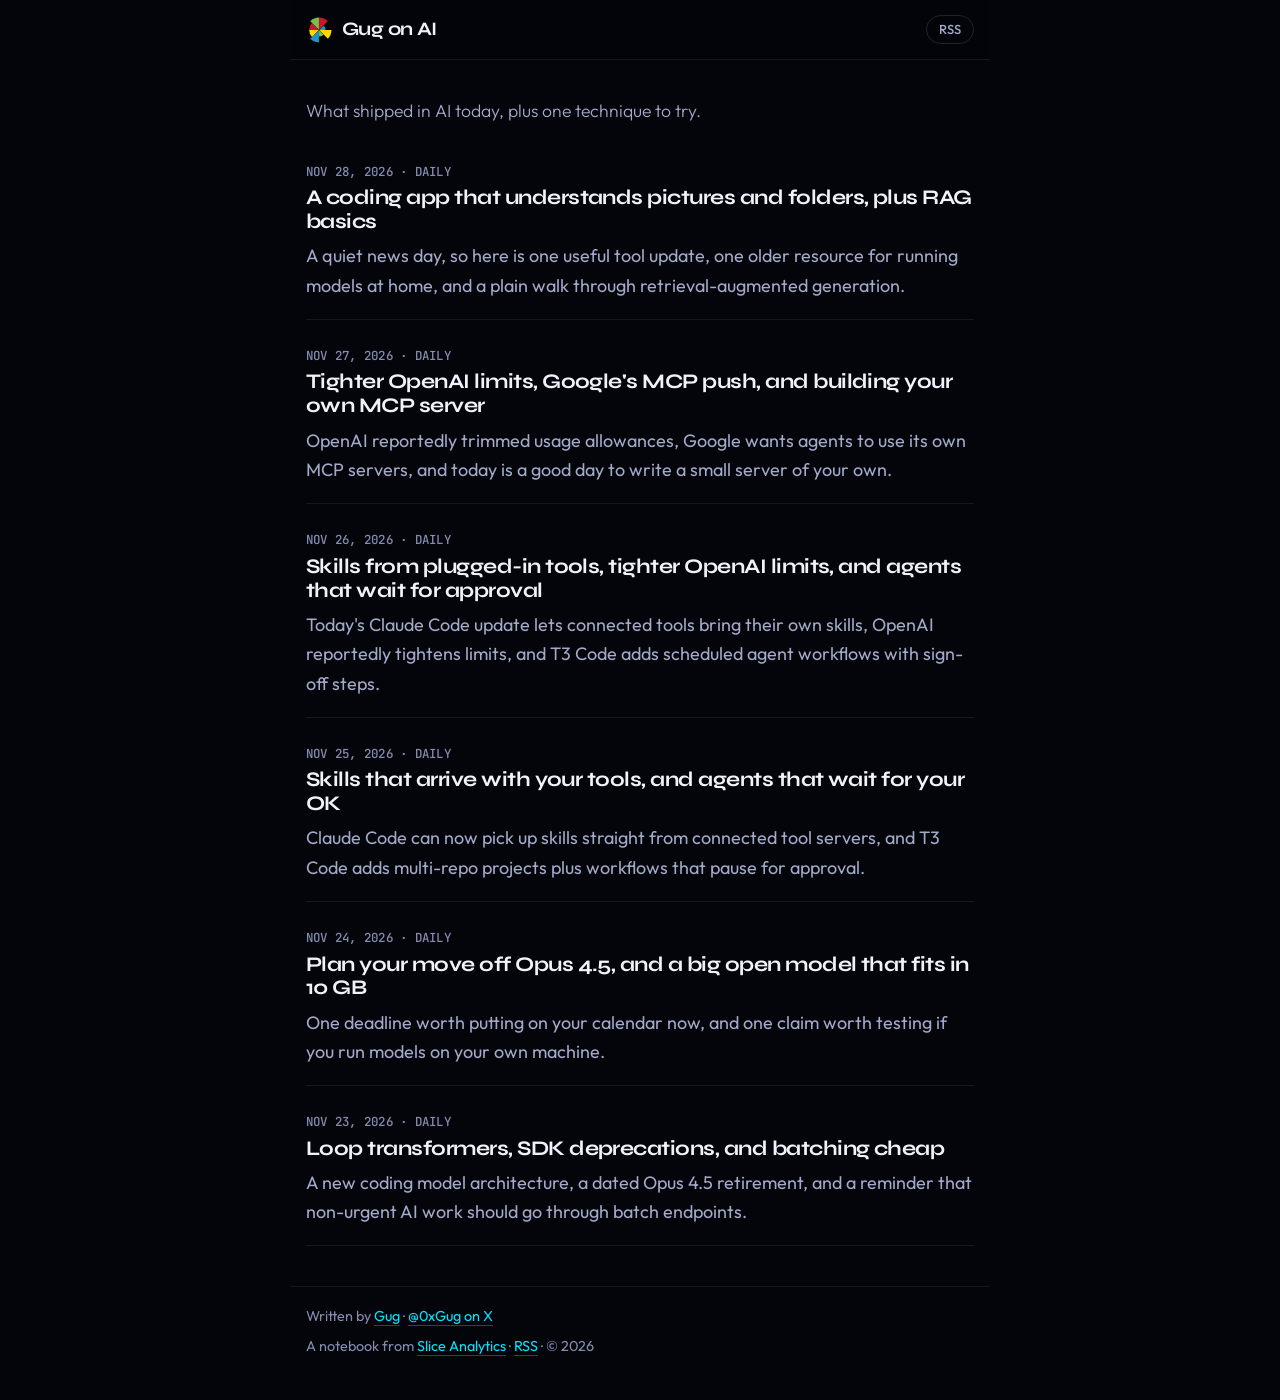
<file: index.html>
<!doctype html>
<html lang="en">
<head>
<meta charset="utf-8">
<meta name="viewport" content="width=device-width, initial-scale=1">
<title>Gug on AI</title>
<meta name="description" content="What shipped in AI today, plus one technique to try.">
<meta name="color-scheme" content="dark">
<meta name="theme-color" content="#04050a">
<meta property="og:type" content="website">
<meta property="og:title" content="Gug on AI">
<meta property="og:description" content="What shipped in AI today, plus one technique to try.">
<meta property="og:site_name" content="Gug on AI">
<meta property="og:url" content="https://ai.sliceanalytics.xyz/">
<meta name="twitter:card" content="summary">
<meta name="twitter:creator" content="@0xGug">
<link rel="canonical" href="https://ai.sliceanalytics.xyz/">
<link rel="preload" href="fonts/outfit.woff2" as="font" type="font/woff2" crossorigin>
<link rel="preload" href="fonts/syne.woff2" as="font" type="font/woff2" crossorigin>
<link rel="stylesheet" href="style.css">
<link rel="icon" href="favicon.svg" type="image/svg+xml">
<link rel="alternate" type="application/rss+xml" title="Gug on AI" href="feed.xml">
</head>
<body>
<header class="site">
<a class="brand" href="index.html"><svg class="mark" aria-hidden="true" viewBox="-106 -106 212 212"><path fill="#C8172A" d="M0 0L0 -100A100 100 0 0 1 70.71 -70.71Z" transform="translate(0.65 -1.57)"/><path fill="#2193CB" d="M0 0L36.42 -36.42A51.5 51.5 0 0 1 51.5 0Z" transform="translate(1.57 -0.65)"/><path fill="#FFD906" d="M0 0L100 0A100 100 0 0 1 70.71 70.71Z" transform="translate(1.57 0.65)"/><path fill="#77C14B" d="M0 0L36.42 36.42A51.5 51.5 0 0 1 0 51.5Z" transform="translate(0.65 1.57)"/><path fill="#2193CB" d="M0 0L0 100A100 100 0 0 1 -70.71 70.71Z" transform="translate(-0.65 1.57)"/><path fill="#FFD906" d="M0 0L-55.51 55.51A78.5 78.5 0 0 1 -78.5 0Z" transform="translate(-1.57 0.65)"/><path fill="#C8172A" d="M0 0L-78.5 0A78.5 78.5 0 0 1 -55.51 -55.51Z" transform="translate(-1.57 -0.65)"/><path fill="#77C14B" d="M0 0L-70.71 -70.71A100 100 0 0 1 0 -100Z" transform="translate(-0.65 -1.57)"/></svg><span>Gug on AI</span></a>
<a class="rss" href="feed.xml">RSS</a>
</header>
<main>
<section class="intro"><p>What shipped in AI today, plus one technique to try.</p></section>
<ul class="post-list">
<li>
<p class="meta"><time datetime="2026-11-28">Nov 28, 2026</time> · Daily</p>
<h2><a href="posts/2026-11-28.html">A coding app that understands pictures and folders, plus RAG basics</a></h2>
<p>A quiet news day, so here is one useful tool update, one older resource for running models at home, and a plain walk through retrieval-augmented generation.</p>
</li>
<li>
<p class="meta"><time datetime="2026-11-27">Nov 27, 2026</time> · Daily</p>
<h2><a href="posts/2026-11-27.html">Tighter OpenAI limits, Google&#39;s MCP push, and building your own MCP server</a></h2>
<p>OpenAI reportedly trimmed usage allowances, Google wants agents to use its own MCP servers, and today is a good day to write a small server of your own.</p>
</li>
<li>
<p class="meta"><time datetime="2026-11-26">Nov 26, 2026</time> · Daily</p>
<h2><a href="posts/2026-11-26.html">Skills from plugged-in tools, tighter OpenAI limits, and agents that wait for approval</a></h2>
<p>Today&#39;s Claude Code update lets connected tools bring their own skills, OpenAI reportedly tightens limits, and T3 Code adds scheduled agent workflows with sign-off steps.</p>
</li>
<li>
<p class="meta"><time datetime="2026-11-25">Nov 25, 2026</time> · Daily</p>
<h2><a href="posts/2026-11-25.html">Skills that arrive with your tools, and agents that wait for your OK</a></h2>
<p>Claude Code can now pick up skills straight from connected tool servers, and T3 Code adds multi-repo projects plus workflows that pause for approval.</p>
</li>
<li>
<p class="meta"><time datetime="2026-11-24">Nov 24, 2026</time> · Daily</p>
<h2><a href="posts/2026-11-24.html">Plan your move off Opus 4.5, and a big open model that fits in 10 GB</a></h2>
<p>One deadline worth putting on your calendar now, and one claim worth testing if you run models on your own machine.</p>
</li>
<li>
<p class="meta"><time datetime="2026-11-23">Nov 23, 2026</time> · Daily</p>
<h2><a href="posts/2026-11-23.html">Loop transformers, SDK deprecations, and batching cheap</a></h2>
<p>A new coding model architecture, a dated Opus 4.5 retirement, and a reminder that non-urgent AI work should go through batch endpoints.</p>
</li>
</ul>
</main>
<footer class="site">
<p>Written by <a href="https://x.com/0xGug" rel="me">Gug</a> · <a href="https://x.com/0xGug" rel="me">@0xGug on X</a></p><p>A notebook from <a href="https://sliceanalytics.xyz/">Slice Analytics</a> · <a href="feed.xml">RSS</a> · © 2026</p>
</footer>
</body>
</html>
</file>
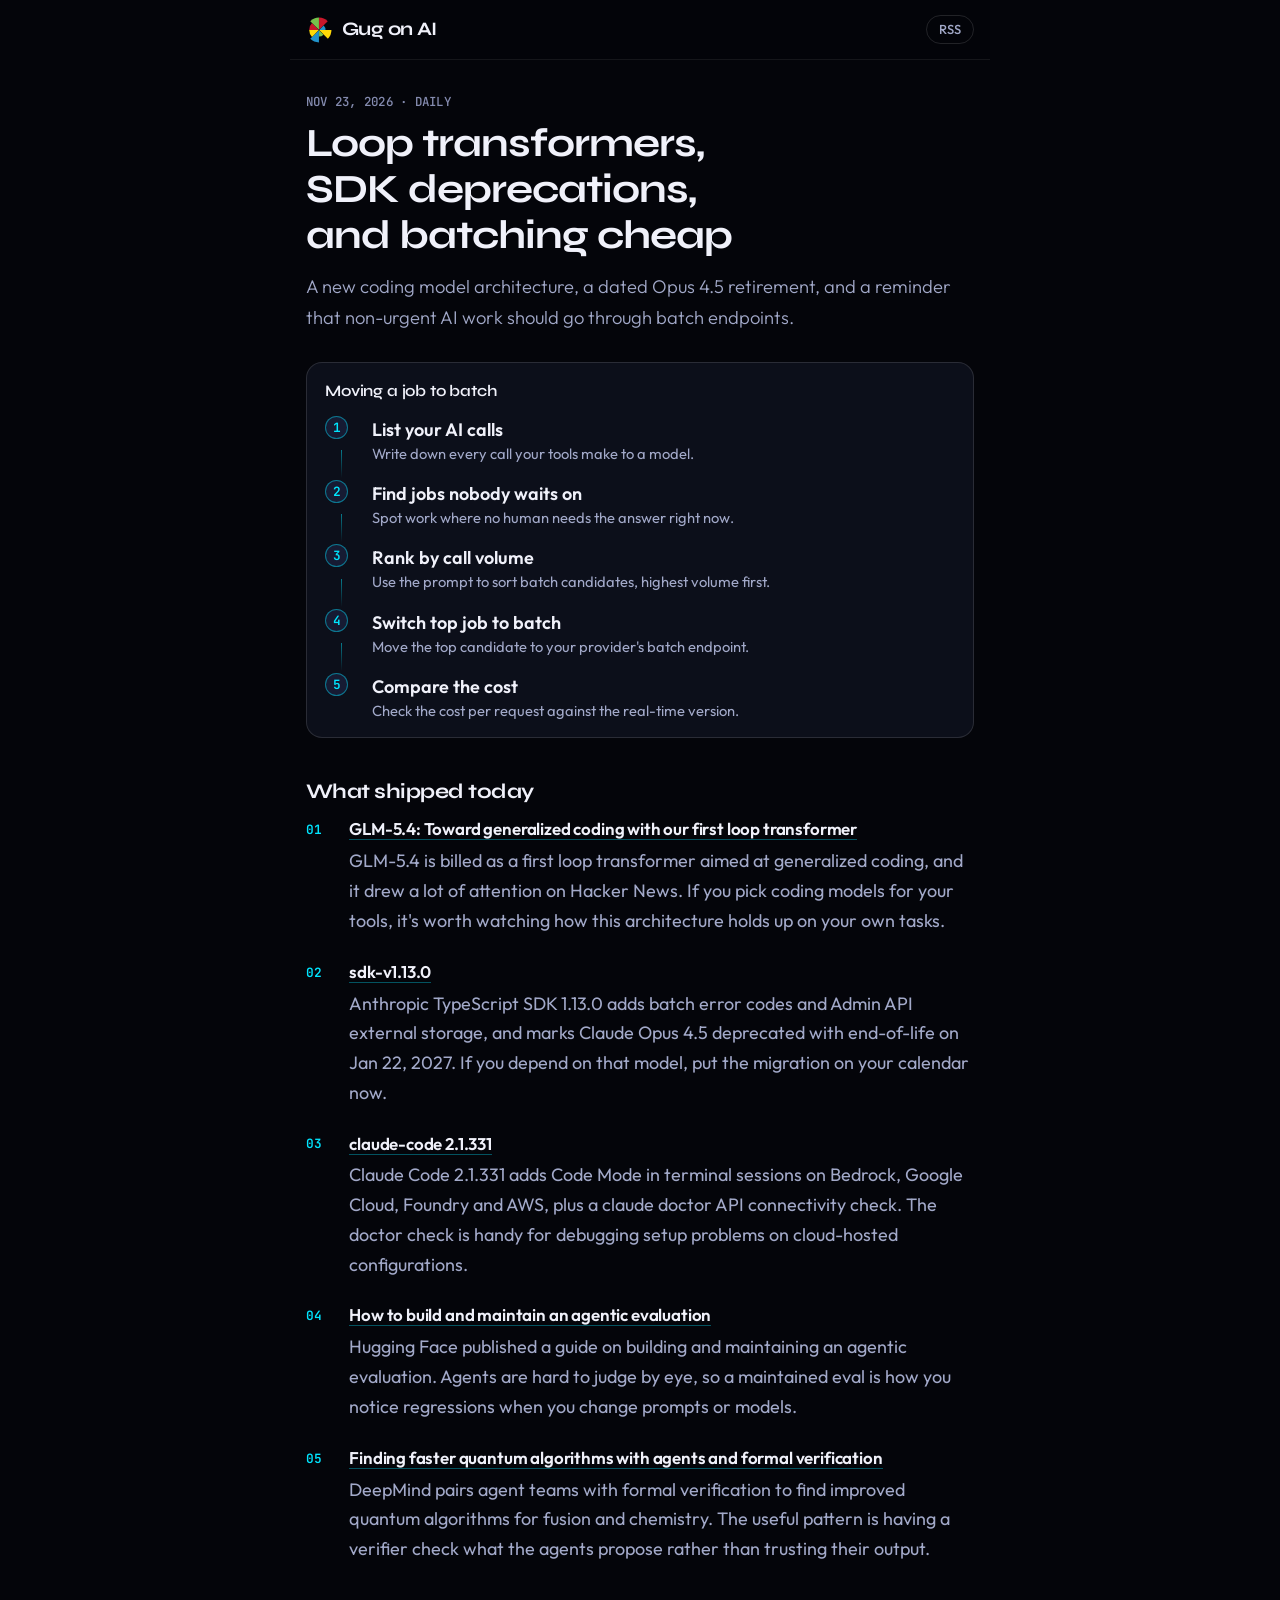
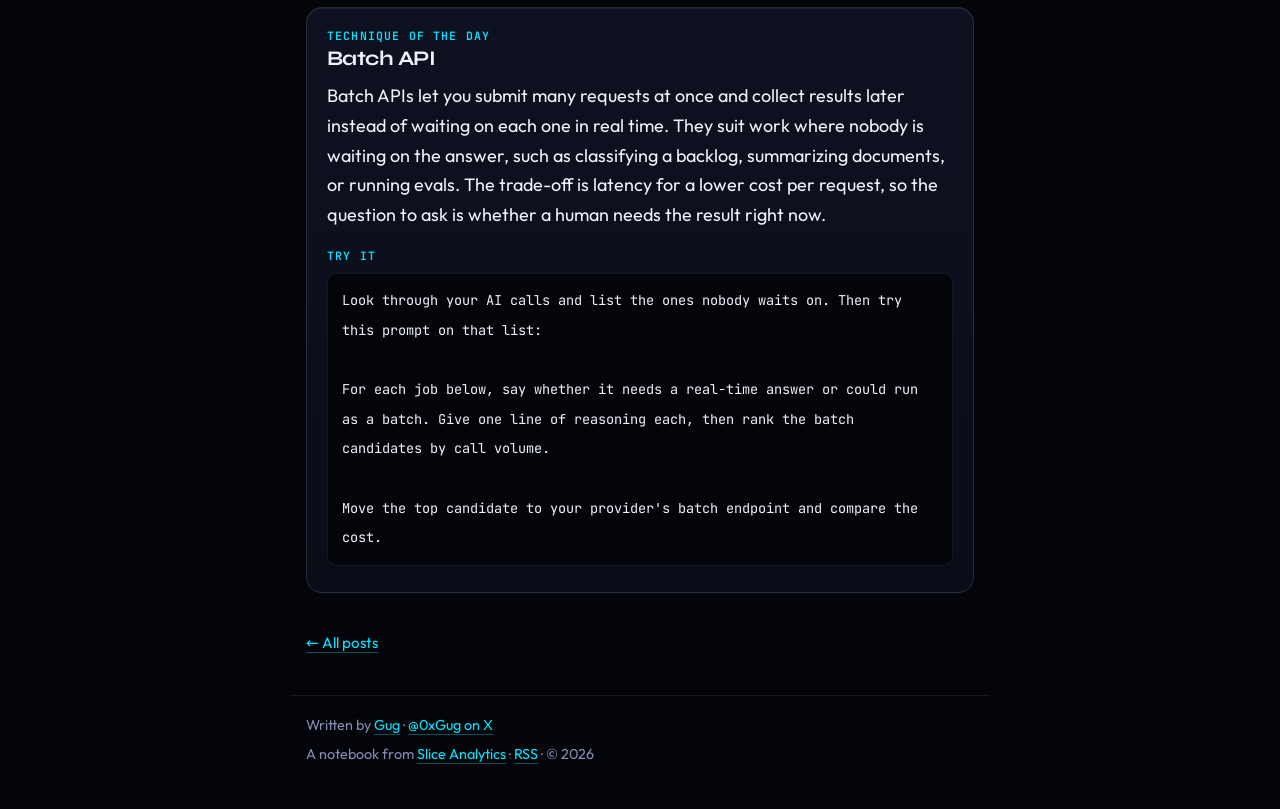
<file: posts/2026-11-23.html>
<!doctype html>
<html lang="en">
<head>
<meta charset="utf-8">
<meta name="viewport" content="width=device-width, initial-scale=1">
<title>Loop transformers, SDK deprecations, and batching cheap · Gug on AI</title>
<meta name="description" content="A new coding model architecture, a dated Opus 4.5 retirement, and a reminder that non-urgent AI work should go through batch endpoints.">
<meta name="color-scheme" content="dark">
<meta name="theme-color" content="#04050a">
<meta property="og:type" content="article">
<meta property="og:title" content="Loop transformers, SDK deprecations, and batching cheap · Gug on AI">
<meta property="og:description" content="A new coding model architecture, a dated Opus 4.5 retirement, and a reminder that non-urgent AI work should go through batch endpoints.">
<meta property="og:site_name" content="Gug on AI">
<meta property="og:url" content="https://ai.sliceanalytics.xyz/posts/2026-11-23.html">
<meta name="twitter:card" content="summary">
<meta name="twitter:creator" content="@0xGug">
<link rel="canonical" href="https://ai.sliceanalytics.xyz/posts/2026-11-23.html">
<link rel="preload" href="../fonts/outfit.woff2" as="font" type="font/woff2" crossorigin>
<link rel="preload" href="../fonts/syne.woff2" as="font" type="font/woff2" crossorigin>
<link rel="stylesheet" href="../style.css">
<link rel="icon" href="../favicon.svg" type="image/svg+xml">
<link rel="alternate" type="application/rss+xml" title="Gug on AI" href="../feed.xml">
</head>
<body>
<header class="site">
<a class="brand" href="../index.html"><svg class="mark" aria-hidden="true" viewBox="-106 -106 212 212"><path fill="#C8172A" d="M0 0L0 -100A100 100 0 0 1 70.71 -70.71Z" transform="translate(0.65 -1.57)"/><path fill="#2193CB" d="M0 0L36.42 -36.42A51.5 51.5 0 0 1 51.5 0Z" transform="translate(1.57 -0.65)"/><path fill="#FFD906" d="M0 0L100 0A100 100 0 0 1 70.71 70.71Z" transform="translate(1.57 0.65)"/><path fill="#77C14B" d="M0 0L36.42 36.42A51.5 51.5 0 0 1 0 51.5Z" transform="translate(0.65 1.57)"/><path fill="#2193CB" d="M0 0L0 100A100 100 0 0 1 -70.71 70.71Z" transform="translate(-0.65 1.57)"/><path fill="#FFD906" d="M0 0L-55.51 55.51A78.5 78.5 0 0 1 -78.5 0Z" transform="translate(-1.57 0.65)"/><path fill="#C8172A" d="M0 0L-78.5 0A78.5 78.5 0 0 1 -55.51 -55.51Z" transform="translate(-1.57 -0.65)"/><path fill="#77C14B" d="M0 0L-70.71 -70.71A100 100 0 0 1 0 -100Z" transform="translate(-0.65 -1.57)"/></svg><span>Gug on AI</span></a>
<a class="rss" href="../feed.xml">RSS</a>
</header>
<main>
<article>
<p class="meta"><time datetime="2026-11-23">Nov 23, 2026</time> · Daily</p>
<h1>Loop transformers, SDK deprecations, and batching cheap</h1>
<p class="dek">A new coding model architecture, a dated Opus 4.5 retirement, and a reminder that non-urgent AI work should go through batch endpoints.</p>
<figure class="viz" data-viz="flow">
<figcaption>Moving a job to batch</figcaption>
<ol class="viz-flow">
<li><strong>List your AI calls</strong><span>Write down every call your tools make to a model.</span></li>
<li><strong>Find jobs nobody waits on</strong><span>Spot work where no human needs the answer right now.</span></li>
<li><strong>Rank by call volume</strong><span>Use the prompt to sort batch candidates, highest volume first.</span></li>
<li><strong>Switch top job to batch</strong><span>Move the top candidate to your provider&#39;s batch endpoint.</span></li>
<li><strong>Compare the cost</strong><span>Check the cost per request against the real-time version.</span></li>
</ol>
</figure>
<section>
<h2>What shipped today</h2>
<ol class="items">
<li><h3><a href="https://z.ai/blog/glm-5.4">GLM-5.4: Toward generalized coding with our first loop transformer</a></h3><p>GLM-5.4 is billed as a first loop transformer aimed at generalized coding, and it drew a lot of attention on Hacker News. If you pick coding models for your tools, it&#39;s worth watching how this architecture holds up on your own tasks.</p></li>
<li><h3><a href="https://github.com/anthropics/anthropic-sdk-typescript/releases/tag/sdk-v1.13.0">sdk-v1.13.0</a></h3><p>Anthropic TypeScript SDK 1.13.0 adds batch error codes and Admin API external storage, and marks Claude Opus 4.5 deprecated with end-of-life on Jan 22, 2027. If you depend on that model, put the migration on your calendar now.</p></li>
<li><h3><a href="https://github.com/anthropics/claude-code/blob/main/CHANGELOG.md">claude-code 2.1.331</a></h3><p>Claude Code 2.1.331 adds Code Mode in terminal sessions on Bedrock, Google Cloud, Foundry and AWS, plus a claude doctor API connectivity check. The doctor check is handy for debugging setup problems on cloud-hosted configurations.</p></li>
<li><h3><a href="https://huggingface.co/blog/agentic-evals">How to build and maintain an agentic evaluation</a></h3><p>Hugging Face published a guide on building and maintaining an agentic evaluation. Agents are hard to judge by eye, so a maintained eval is how you notice regressions when you change prompts or models.</p></li>
<li><h3><a href="https://deepmind.google/blog/finding-faster-quantum-algorithms-with-agents-and-formal-verification/">Finding faster quantum algorithms with agents and formal verification</a></h3><p>DeepMind pairs agent teams with formal verification to find improved quantum algorithms for fusion and chemistry. The useful pattern is having a verifier check what the agents propose rather than trusting their output.</p></li>
</ol>
</section>

<aside class="technique">
<p class="kicker">Technique of the day</p>
<h2>Batch API</h2>
<p>Batch APIs let you submit many requests at once and collect results later instead of waiting on each one in real time. They suit work where nobody is waiting on the answer, such as classifying a backlog, summarizing documents, or running evals. The trade-off is latency for a lower cost per request, so the question to ask is whether a human needs the result right now.</p>
<p class="try-label">Try it</p>
<pre><code>Look through your AI calls and list the ones nobody waits on. Then try this prompt on that list:

For each job below, say whether it needs a real-time answer or could run as a batch. Give one line of reasoning each, then rank the batch candidates by call volume.

Move the top candidate to your provider&#39;s batch endpoint and compare the cost.</code></pre>
</aside>
</article>
<nav class="back"><a href="../index.html">← All posts</a></nav>
</main>
<footer class="site">
<p>Written by <a href="https://x.com/0xGug" rel="me">Gug</a> · <a href="https://x.com/0xGug" rel="me">@0xGug on X</a></p><p>A notebook from <a href="https://sliceanalytics.xyz/">Slice Analytics</a> · <a href="../feed.xml">RSS</a> · © 2026</p>
</footer>
</body>
</html>
</file>
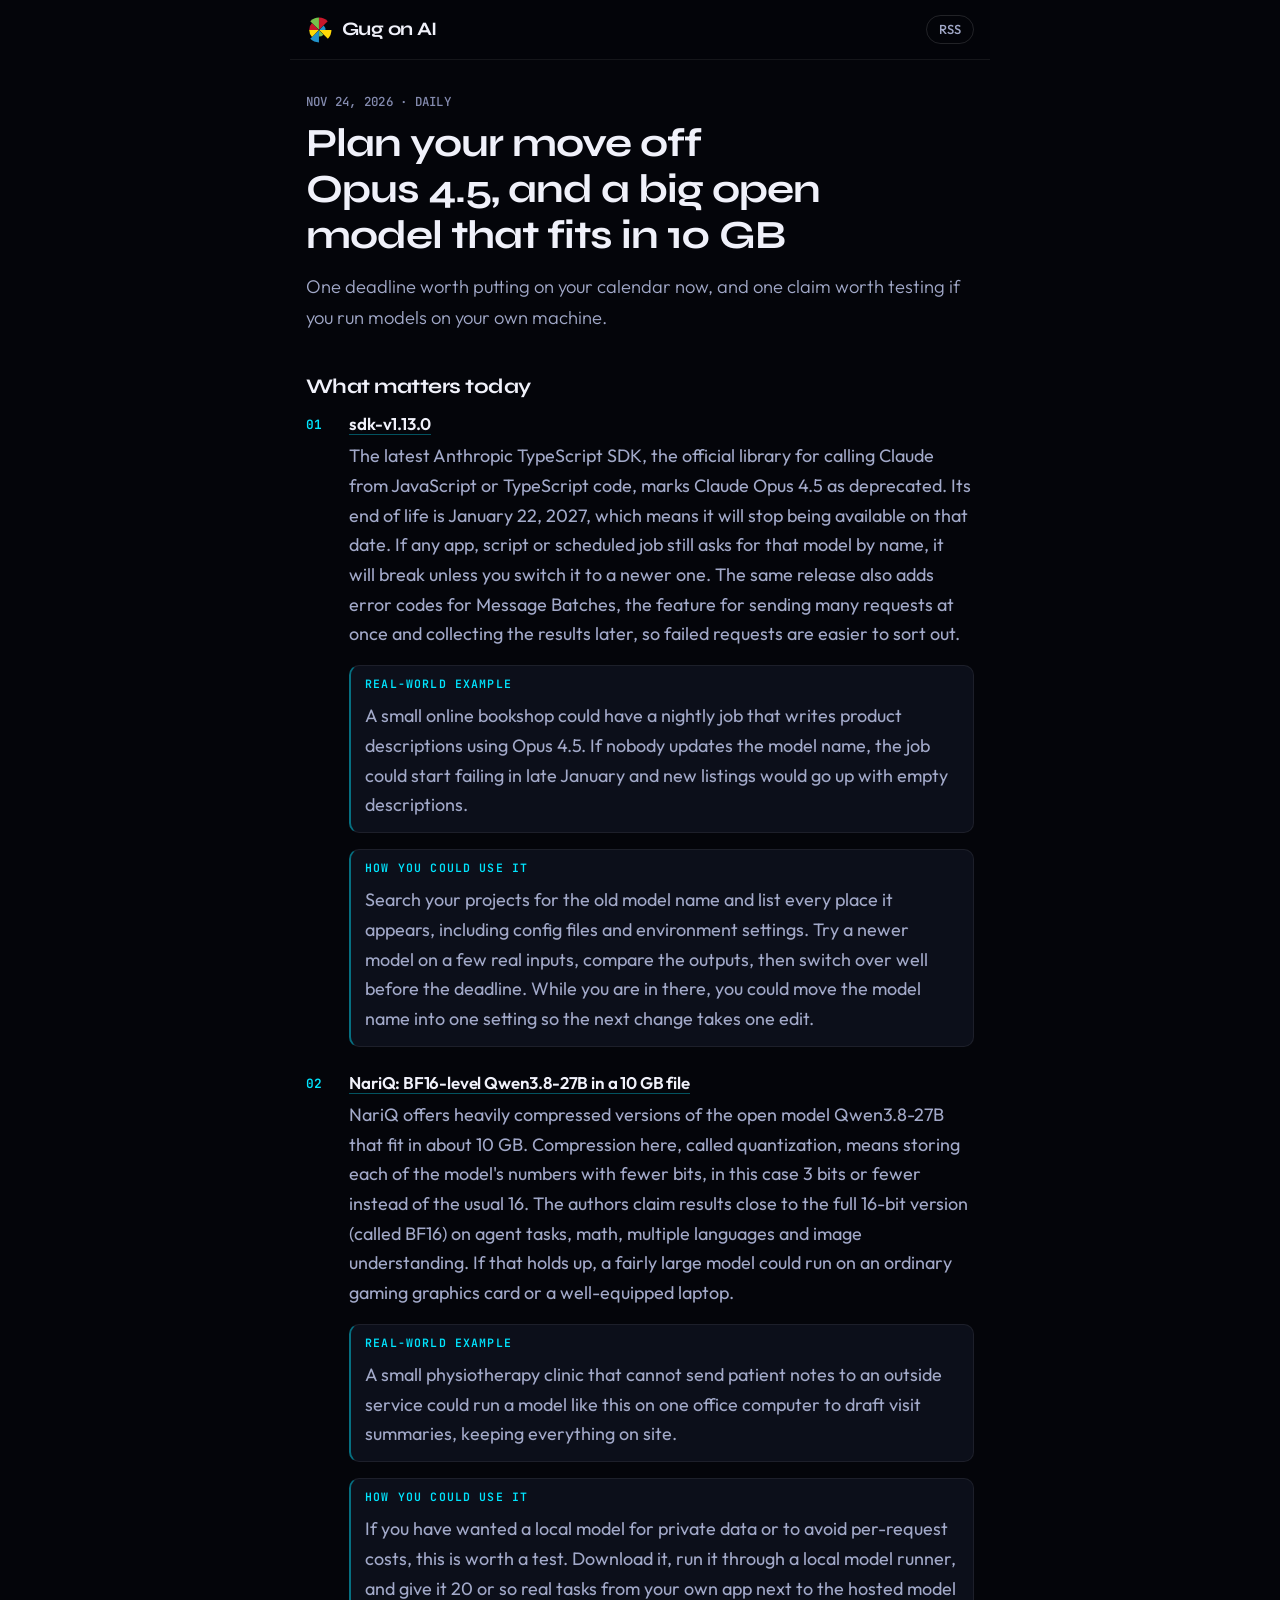
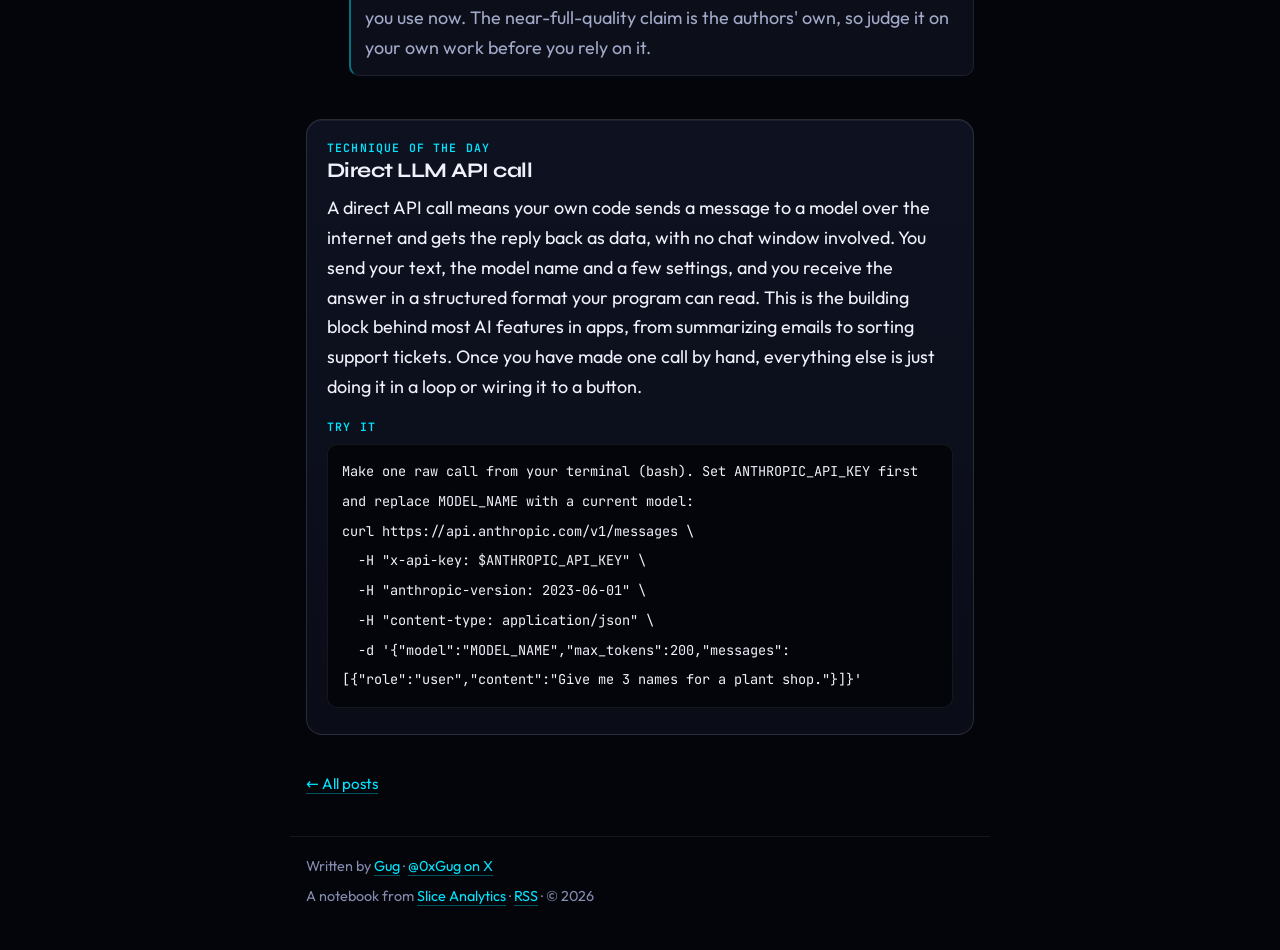
<file: posts/2026-11-24.html>
<!doctype html>
<html lang="en">
<head>
<meta charset="utf-8">
<meta name="viewport" content="width=device-width, initial-scale=1">
<title>Plan your move off Opus 4.5, and a big open model that fits in 10 GB · Gug on AI</title>
<meta name="description" content="One deadline worth putting on your calendar now, and one claim worth testing if you run models on your own machine.">
<meta name="color-scheme" content="dark">
<meta name="theme-color" content="#04050a">
<meta property="og:type" content="article">
<meta property="og:title" content="Plan your move off Opus 4.5, and a big open model that fits in 10 GB · Gug on AI">
<meta property="og:description" content="One deadline worth putting on your calendar now, and one claim worth testing if you run models on your own machine.">
<meta property="og:site_name" content="Gug on AI">
<meta property="og:url" content="https://ai.sliceanalytics.xyz/posts/2026-11-24.html">
<meta name="twitter:card" content="summary">
<meta name="twitter:creator" content="@0xGug">
<link rel="canonical" href="https://ai.sliceanalytics.xyz/posts/2026-11-24.html">
<link rel="preload" href="../fonts/outfit.woff2" as="font" type="font/woff2" crossorigin>
<link rel="preload" href="../fonts/syne.woff2" as="font" type="font/woff2" crossorigin>
<link rel="stylesheet" href="../style.css">
<link rel="icon" href="../favicon.svg" type="image/svg+xml">
<link rel="alternate" type="application/rss+xml" title="Gug on AI" href="../feed.xml">
</head>
<body>
<header class="site">
<a class="brand" href="../index.html"><svg class="mark" aria-hidden="true" viewBox="-106 -106 212 212"><path fill="#C8172A" d="M0 0L0 -100A100 100 0 0 1 70.71 -70.71Z" transform="translate(0.65 -1.57)"/><path fill="#2193CB" d="M0 0L36.42 -36.42A51.5 51.5 0 0 1 51.5 0Z" transform="translate(1.57 -0.65)"/><path fill="#FFD906" d="M0 0L100 0A100 100 0 0 1 70.71 70.71Z" transform="translate(1.57 0.65)"/><path fill="#77C14B" d="M0 0L36.42 36.42A51.5 51.5 0 0 1 0 51.5Z" transform="translate(0.65 1.57)"/><path fill="#2193CB" d="M0 0L0 100A100 100 0 0 1 -70.71 70.71Z" transform="translate(-0.65 1.57)"/><path fill="#FFD906" d="M0 0L-55.51 55.51A78.5 78.5 0 0 1 -78.5 0Z" transform="translate(-1.57 0.65)"/><path fill="#C8172A" d="M0 0L-78.5 0A78.5 78.5 0 0 1 -55.51 -55.51Z" transform="translate(-1.57 -0.65)"/><path fill="#77C14B" d="M0 0L-70.71 -70.71A100 100 0 0 1 0 -100Z" transform="translate(-0.65 -1.57)"/></svg><span>Gug on AI</span></a>
<a class="rss" href="../feed.xml">RSS</a>
</header>
<main>
<article>
<p class="meta"><time datetime="2026-11-24">Nov 24, 2026</time> · Daily</p>
<h1>Plan your move off Opus 4.5, and a big open model that fits in 10 GB</h1>
<p class="dek">One deadline worth putting on your calendar now, and one claim worth testing if you run models on your own machine.</p>

<section>
<h2>What matters today</h2>
<ol class="items">
<li><h3><a href="https://github.com/anthropics/anthropic-sdk-typescript/releases/tag/sdk-v1.13.0">sdk-v1.13.0</a></h3>
<p>The latest Anthropic TypeScript SDK, the official library for calling Claude from JavaScript or TypeScript code, marks Claude Opus 4.5 as deprecated. Its end of life is January 22, 2027, which means it will stop being available on that date. If any app, script or scheduled job still asks for that model by name, it will break unless you switch it to a newer one. The same release also adds error codes for Message Batches, the feature for sending many requests at once and collecting the results later, so failed requests are easier to sort out.</p>
<div class="item-block example"><p class="block-label">Real-world example</p>
<p>A small online bookshop could have a nightly job that writes product descriptions using Opus 4.5. If nobody updates the model name, the job could start failing in late January and new listings would go up with empty descriptions.</p></div>
<div class="item-block use"><p class="block-label">How you could use it</p>
<p>Search your projects for the old model name and list every place it appears, including config files and environment settings. Try a newer model on a few real inputs, compare the outputs, then switch over well before the deadline. While you are in there, you could move the model name into one setting so the next change takes one edit.</p></div></li>
<li><h3><a href="https://huggingface.co/nari-labs/Qwen3.8-27B-NariQ-GGUF">NariQ: BF16-level Qwen3.8-27B in a 10 GB file</a></h3>
<p>NariQ offers heavily compressed versions of the open model Qwen3.8-27B that fit in about 10 GB. Compression here, called quantization, means storing each of the model&#39;s numbers with fewer bits, in this case 3 bits or fewer instead of the usual 16. The authors claim results close to the full 16-bit version (called BF16) on agent tasks, math, multiple languages and image understanding. If that holds up, a fairly large model could run on an ordinary gaming graphics card or a well-equipped laptop.</p>
<div class="item-block example"><p class="block-label">Real-world example</p>
<p>A small physiotherapy clinic that cannot send patient notes to an outside service could run a model like this on one office computer to draft visit summaries, keeping everything on site.</p></div>
<div class="item-block use"><p class="block-label">How you could use it</p>
<p>If you have wanted a local model for private data or to avoid per-request costs, this is worth a test. Download it, run it through a local model runner, and give it 20 or so real tasks from your own app next to the hosted model you use now. The near-full-quality claim is the authors&#39; own, so judge it on your own work before you rely on it.</p></div></li>
</ol>
</section>

<aside class="technique">
<p class="kicker">Technique of the day</p>
<h2>Direct LLM API call</h2>
<p>A direct API call means your own code sends a message to a model over the internet and gets the reply back as data, with no chat window involved. You send your text, the model name and a few settings, and you receive the answer in a structured format your program can read. This is the building block behind most AI features in apps, from summarizing emails to sorting support tickets. Once you have made one call by hand, everything else is just doing it in a loop or wiring it to a button.</p>
<p class="try-label">Try it</p>
<pre><code>Make one raw call from your terminal (bash). Set ANTHROPIC_API_KEY first and replace MODEL_NAME with a current model:
curl https://api.anthropic.com/v1/messages \
  -H &quot;x-api-key: $ANTHROPIC_API_KEY&quot; \
  -H &quot;anthropic-version: 2023-06-01&quot; \
  -H &quot;content-type: application/json&quot; \
  -d &#39;{&quot;model&quot;:&quot;MODEL_NAME&quot;,&quot;max_tokens&quot;:200,&quot;messages&quot;:[{&quot;role&quot;:&quot;user&quot;,&quot;content&quot;:&quot;Give me 3 names for a plant shop.&quot;}]}&#39;</code></pre>
</aside>
</article>
<nav class="back"><a href="../index.html">← All posts</a></nav>
</main>
<footer class="site">
<p>Written by <a href="https://x.com/0xGug" rel="me">Gug</a> · <a href="https://x.com/0xGug" rel="me">@0xGug on X</a></p><p>A notebook from <a href="https://sliceanalytics.xyz/">Slice Analytics</a> · <a href="../feed.xml">RSS</a> · © 2026</p>
</footer>
</body>
</html>
</file>
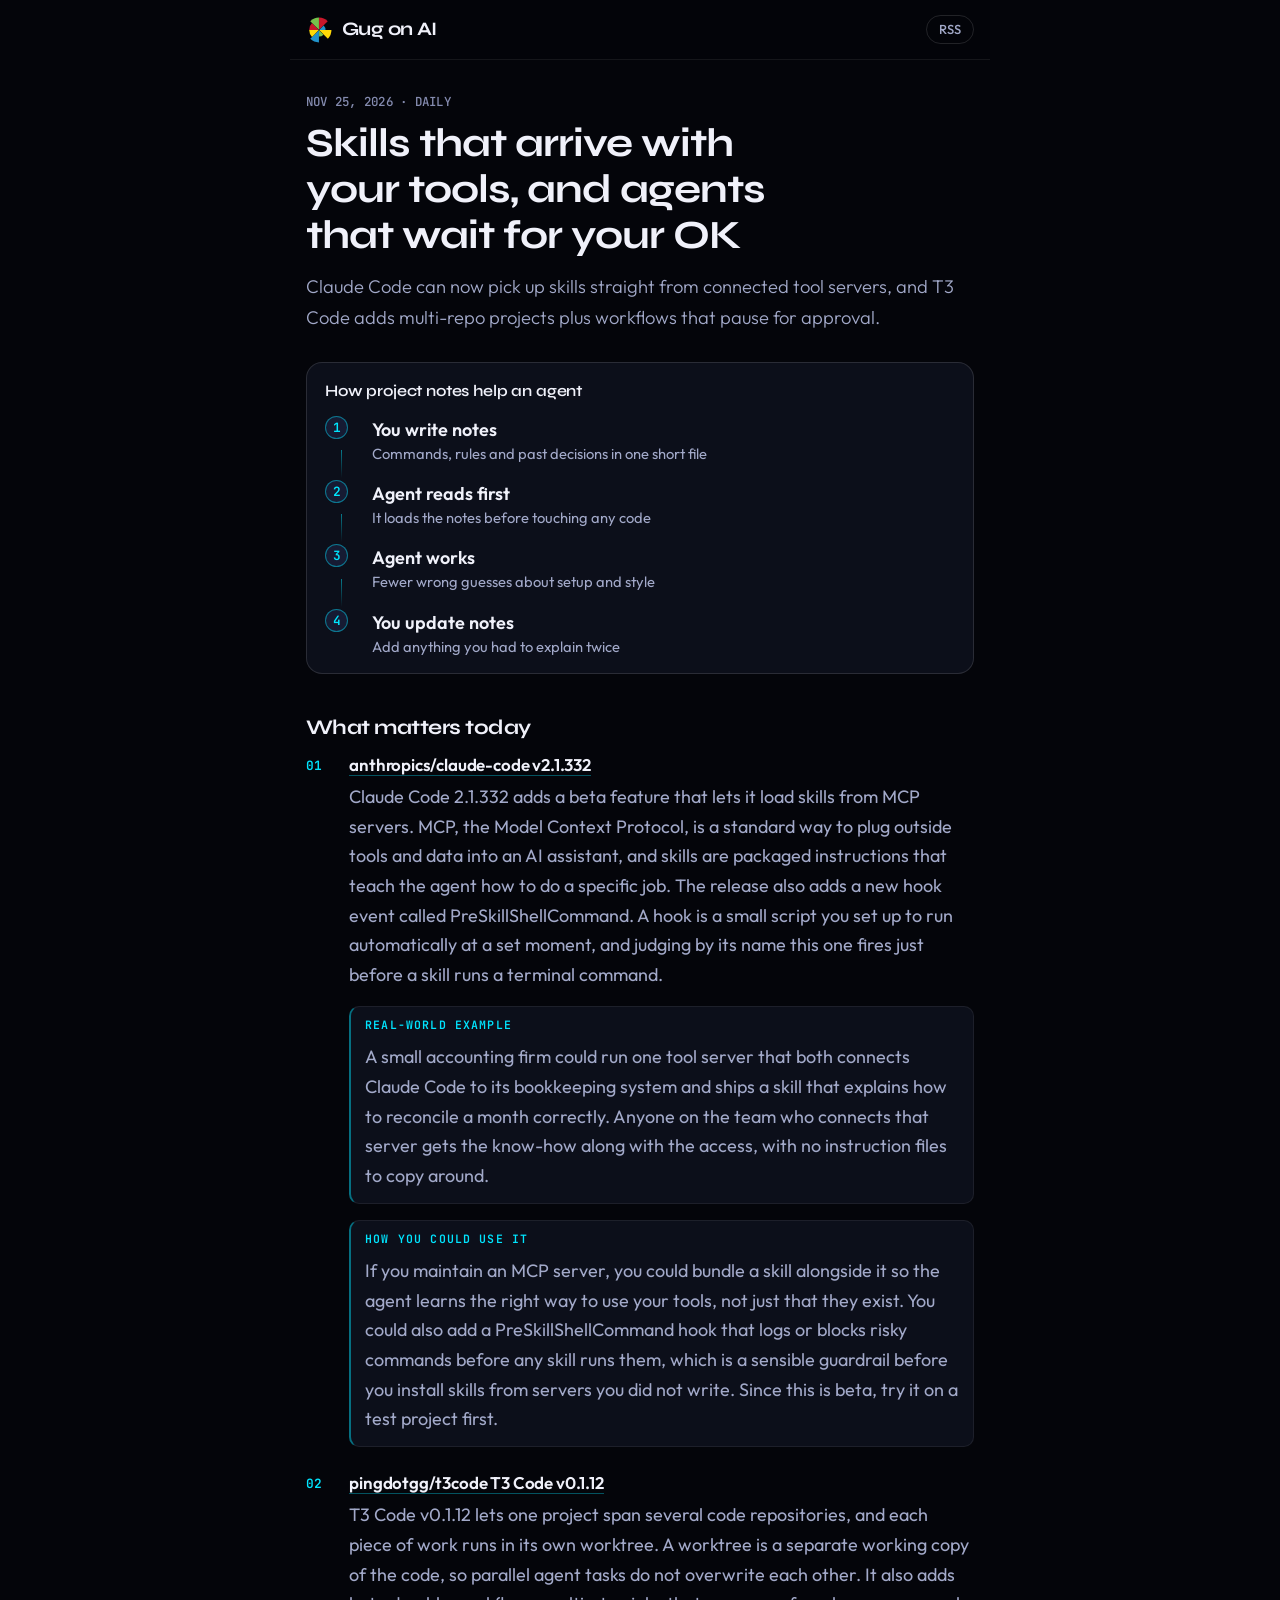
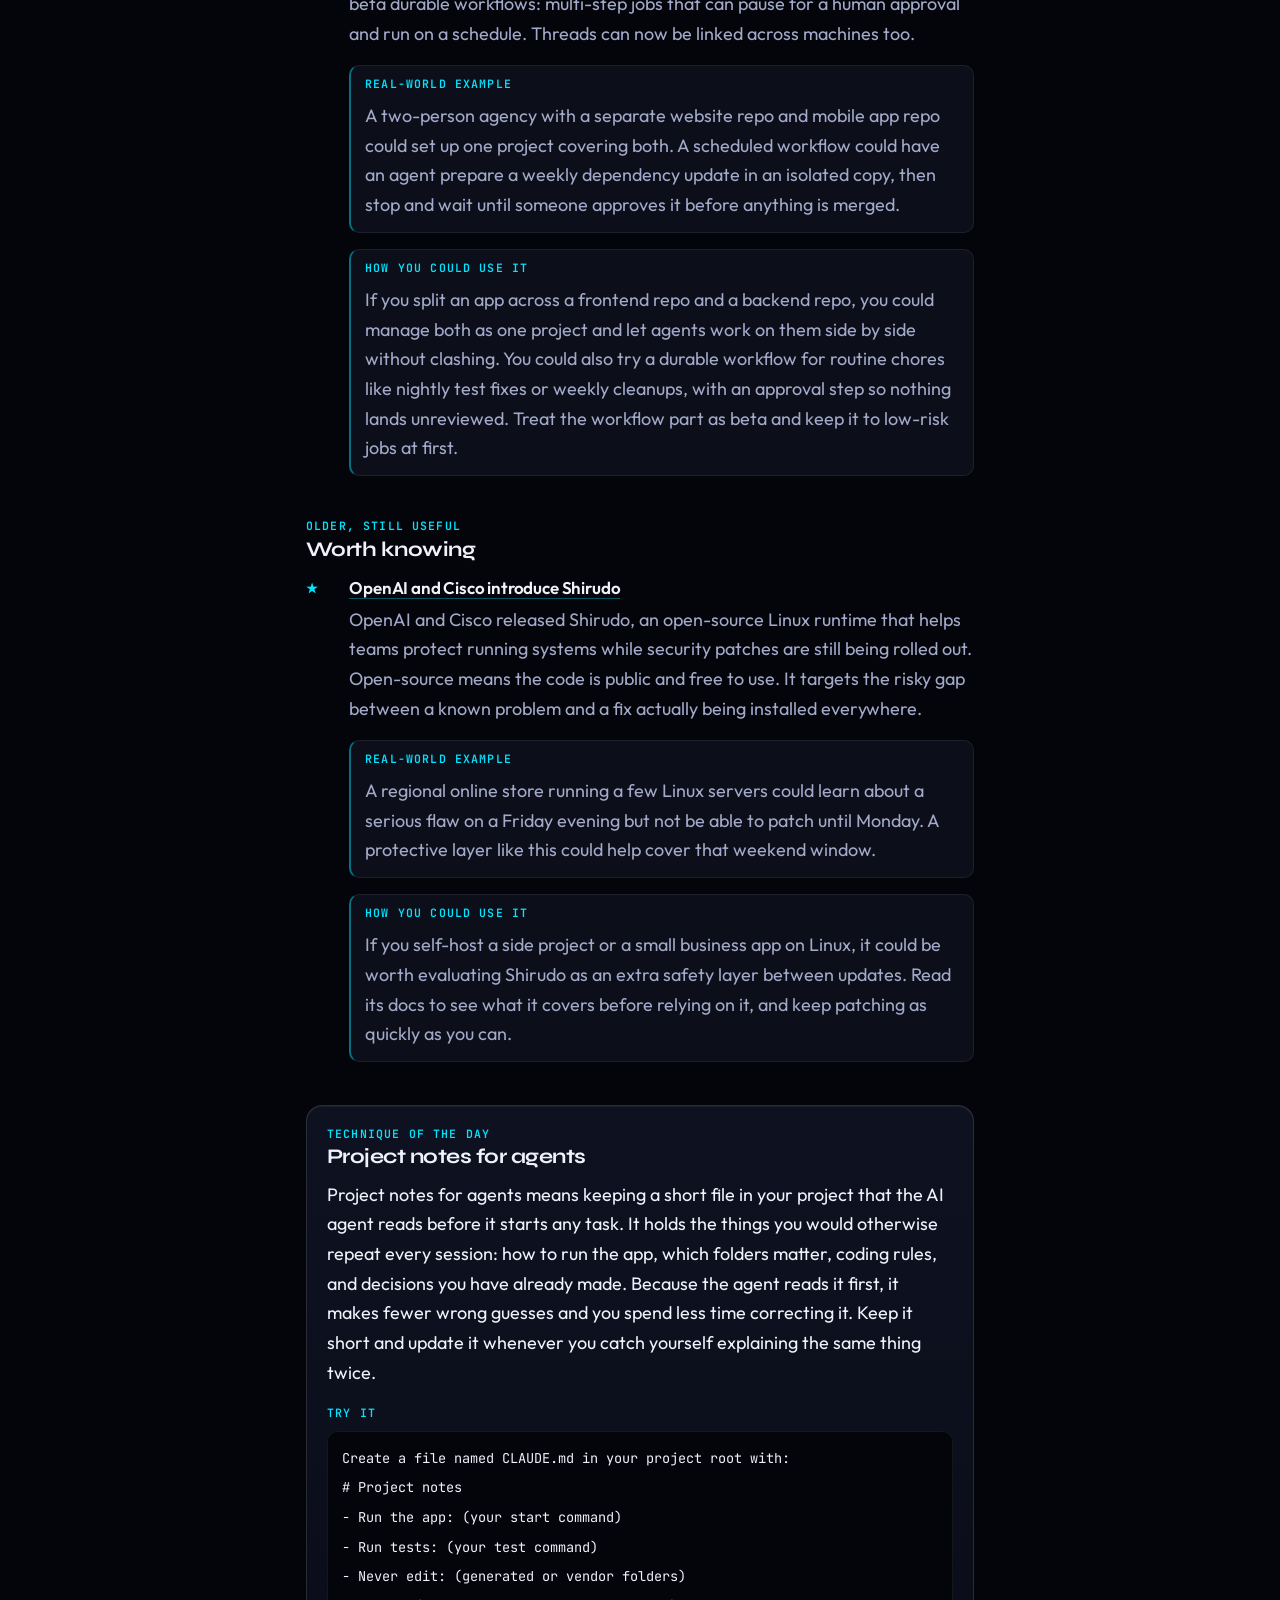
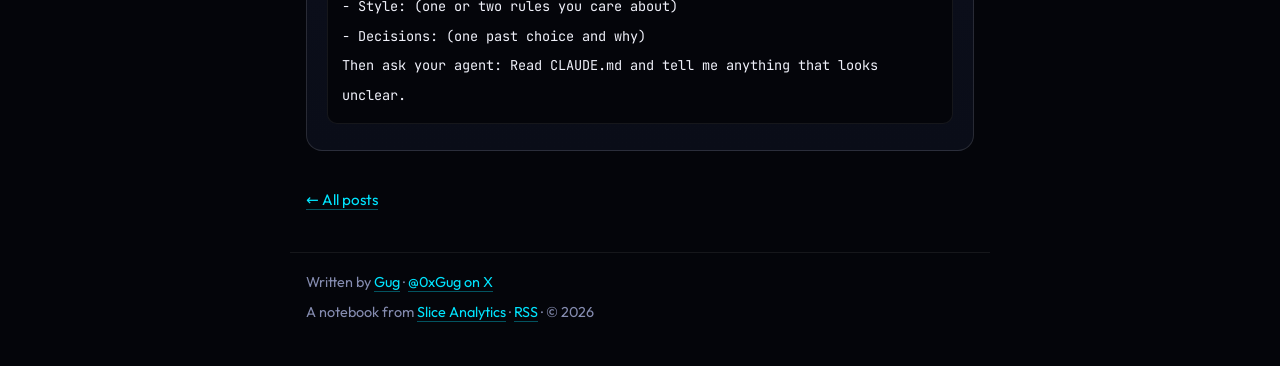
<file: posts/2026-11-25.html>
<!doctype html>
<html lang="en">
<head>
<meta charset="utf-8">
<meta name="viewport" content="width=device-width, initial-scale=1">
<title>Skills that arrive with your tools, and agents that wait for your OK · Gug on AI</title>
<meta name="description" content="Claude Code can now pick up skills straight from connected tool servers, and T3 Code adds multi-repo projects plus workflows that pause for approval.">
<meta name="color-scheme" content="dark">
<meta name="theme-color" content="#04050a">
<meta property="og:type" content="article">
<meta property="og:title" content="Skills that arrive with your tools, and agents that wait for your OK · Gug on AI">
<meta property="og:description" content="Claude Code can now pick up skills straight from connected tool servers, and T3 Code adds multi-repo projects plus workflows that pause for approval.">
<meta property="og:site_name" content="Gug on AI">
<meta property="og:url" content="https://ai.sliceanalytics.xyz/posts/2026-11-25.html">
<meta name="twitter:card" content="summary">
<meta name="twitter:creator" content="@0xGug">
<link rel="canonical" href="https://ai.sliceanalytics.xyz/posts/2026-11-25.html">
<link rel="preload" href="../fonts/outfit.woff2" as="font" type="font/woff2" crossorigin>
<link rel="preload" href="../fonts/syne.woff2" as="font" type="font/woff2" crossorigin>
<link rel="stylesheet" href="../style.css">
<link rel="icon" href="../favicon.svg" type="image/svg+xml">
<link rel="alternate" type="application/rss+xml" title="Gug on AI" href="../feed.xml">
</head>
<body>
<header class="site">
<a class="brand" href="../index.html"><svg class="mark" aria-hidden="true" viewBox="-106 -106 212 212"><path fill="#C8172A" d="M0 0L0 -100A100 100 0 0 1 70.71 -70.71Z" transform="translate(0.65 -1.57)"/><path fill="#2193CB" d="M0 0L36.42 -36.42A51.5 51.5 0 0 1 51.5 0Z" transform="translate(1.57 -0.65)"/><path fill="#FFD906" d="M0 0L100 0A100 100 0 0 1 70.71 70.71Z" transform="translate(1.57 0.65)"/><path fill="#77C14B" d="M0 0L36.42 36.42A51.5 51.5 0 0 1 0 51.5Z" transform="translate(0.65 1.57)"/><path fill="#2193CB" d="M0 0L0 100A100 100 0 0 1 -70.71 70.71Z" transform="translate(-0.65 1.57)"/><path fill="#FFD906" d="M0 0L-55.51 55.51A78.5 78.5 0 0 1 -78.5 0Z" transform="translate(-1.57 0.65)"/><path fill="#C8172A" d="M0 0L-78.5 0A78.5 78.5 0 0 1 -55.51 -55.51Z" transform="translate(-1.57 -0.65)"/><path fill="#77C14B" d="M0 0L-70.71 -70.71A100 100 0 0 1 0 -100Z" transform="translate(-0.65 -1.57)"/></svg><span>Gug on AI</span></a>
<a class="rss" href="../feed.xml">RSS</a>
</header>
<main>
<article>
<p class="meta"><time datetime="2026-11-25">Nov 25, 2026</time> · Daily</p>
<h1>Skills that arrive with your tools, and agents that wait for your OK</h1>
<p class="dek">Claude Code can now pick up skills straight from connected tool servers, and T3 Code adds multi-repo projects plus workflows that pause for approval.</p>
<figure class="viz" data-viz="flow">
<figcaption>How project notes help an agent</figcaption>
<ol class="viz-flow">
<li><strong>You write notes</strong><span>Commands, rules and past decisions in one short file</span></li>
<li><strong>Agent reads first</strong><span>It loads the notes before touching any code</span></li>
<li><strong>Agent works</strong><span>Fewer wrong guesses about setup and style</span></li>
<li><strong>You update notes</strong><span>Add anything you had to explain twice</span></li>
</ol>
</figure>
<section>
<h2>What matters today</h2>
<ol class="items">
<li><h3><a href="https://github.com/anthropics/claude-code/releases/tag/v2.1.332">anthropics/claude-code v2.1.332</a></h3>
<p>Claude Code 2.1.332 adds a beta feature that lets it load skills from MCP servers. MCP, the Model Context Protocol, is a standard way to plug outside tools and data into an AI assistant, and skills are packaged instructions that teach the agent how to do a specific job. The release also adds a new hook event called PreSkillShellCommand. A hook is a small script you set up to run automatically at a set moment, and judging by its name this one fires just before a skill runs a terminal command.</p>
<div class="item-block example"><p class="block-label">Real-world example</p>
<p>A small accounting firm could run one tool server that both connects Claude Code to its bookkeeping system and ships a skill that explains how to reconcile a month correctly. Anyone on the team who connects that server gets the know-how along with the access, with no instruction files to copy around.</p></div>
<div class="item-block use"><p class="block-label">How you could use it</p>
<p>If you maintain an MCP server, you could bundle a skill alongside it so the agent learns the right way to use your tools, not just that they exist. You could also add a PreSkillShellCommand hook that logs or blocks risky commands before any skill runs them, which is a sensible guardrail before you install skills from servers you did not write. Since this is beta, try it on a test project first.</p></div></li>
<li><h3><a href="https://github.com/pingdotgg/t3code/releases/tag/v0.1.12">pingdotgg/t3code T3 Code v0.1.12</a></h3>
<p>T3 Code v0.1.12 lets one project span several code repositories, and each piece of work runs in its own worktree. A worktree is a separate working copy of the code, so parallel agent tasks do not overwrite each other. It also adds beta durable workflows: multi-step jobs that can pause for a human approval and run on a schedule. Threads can now be linked across machines too.</p>
<div class="item-block example"><p class="block-label">Real-world example</p>
<p>A two-person agency with a separate website repo and mobile app repo could set up one project covering both. A scheduled workflow could have an agent prepare a weekly dependency update in an isolated copy, then stop and wait until someone approves it before anything is merged.</p></div>
<div class="item-block use"><p class="block-label">How you could use it</p>
<p>If you split an app across a frontend repo and a backend repo, you could manage both as one project and let agents work on them side by side without clashing. You could also try a durable workflow for routine chores like nightly test fixes or weekly cleanups, with an approval step so nothing lands unreviewed. Treat the workflow part as beta and keep it to low-risk jobs at first.</p></div></li>
</ol>
</section>
<section class="worth">
<h2>Worth knowing</h2>
<ol class="items">
<li><h3><a href="https://openai.com/index/introducing-shirudo">OpenAI and Cisco introduce Shirudo</a></h3>
<p>OpenAI and Cisco released Shirudo, an open-source Linux runtime that helps teams protect running systems while security patches are still being rolled out. Open-source means the code is public and free to use. It targets the risky gap between a known problem and a fix actually being installed everywhere.</p>
<div class="item-block example"><p class="block-label">Real-world example</p>
<p>A regional online store running a few Linux servers could learn about a serious flaw on a Friday evening but not be able to patch until Monday. A protective layer like this could help cover that weekend window.</p></div>
<div class="item-block use"><p class="block-label">How you could use it</p>
<p>If you self-host a side project or a small business app on Linux, it could be worth evaluating Shirudo as an extra safety layer between updates. Read its docs to see what it covers before relying on it, and keep patching as quickly as you can.</p></div></li>
</ol>
</section>
<aside class="technique">
<p class="kicker">Technique of the day</p>
<h2>Project notes for agents</h2>
<p>Project notes for agents means keeping a short file in your project that the AI agent reads before it starts any task. It holds the things you would otherwise repeat every session: how to run the app, which folders matter, coding rules, and decisions you have already made. Because the agent reads it first, it makes fewer wrong guesses and you spend less time correcting it. Keep it short and update it whenever you catch yourself explaining the same thing twice.</p>
<p class="try-label">Try it</p>
<pre><code>Create a file named CLAUDE.md in your project root with:
# Project notes
- Run the app: (your start command)
- Run tests: (your test command)
- Never edit: (generated or vendor folders)
- Style: (one or two rules you care about)
- Decisions: (one past choice and why)
Then ask your agent: Read CLAUDE.md and tell me anything that looks unclear.</code></pre>
</aside>
</article>
<nav class="back"><a href="../index.html">← All posts</a></nav>
</main>
<footer class="site">
<p>Written by <a href="https://x.com/0xGug" rel="me">Gug</a> · <a href="https://x.com/0xGug" rel="me">@0xGug on X</a></p><p>A notebook from <a href="https://sliceanalytics.xyz/">Slice Analytics</a> · <a href="../feed.xml">RSS</a> · © 2026</p>
</footer>
</body>
</html>
</file>
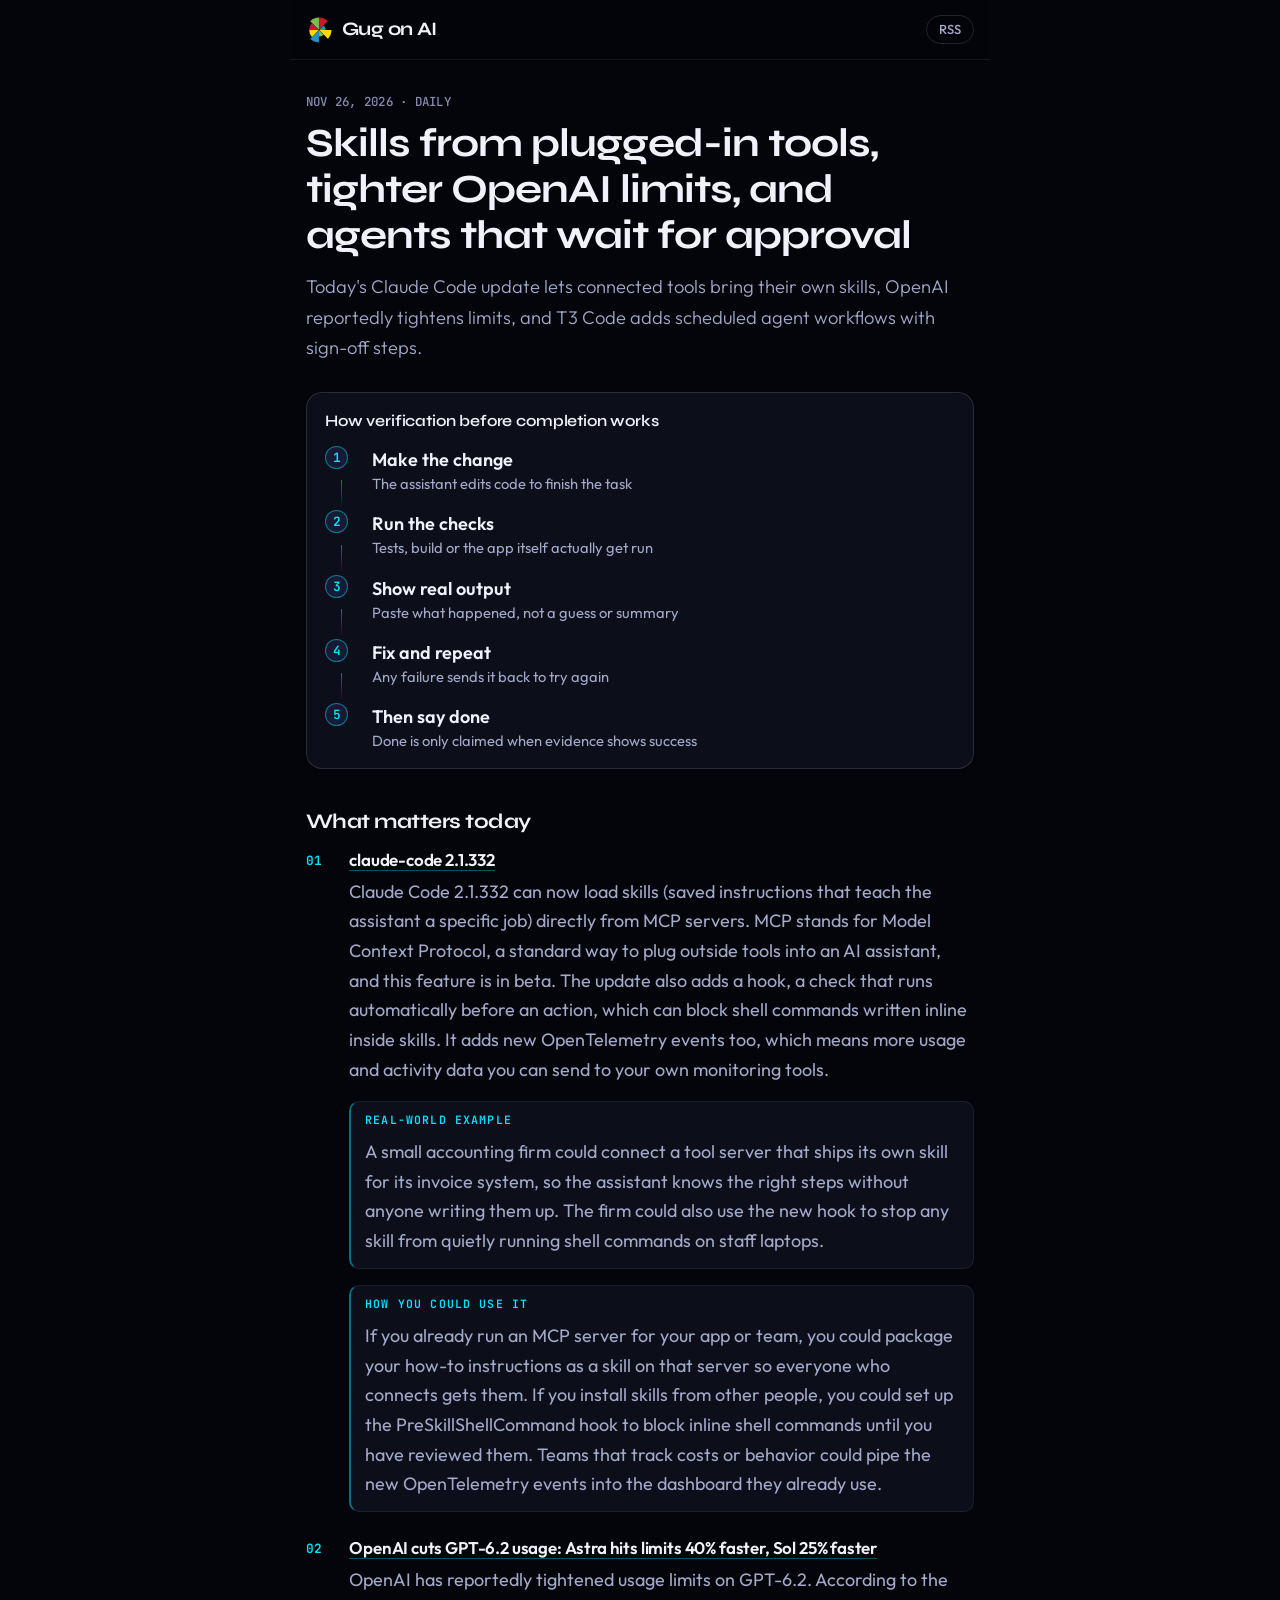
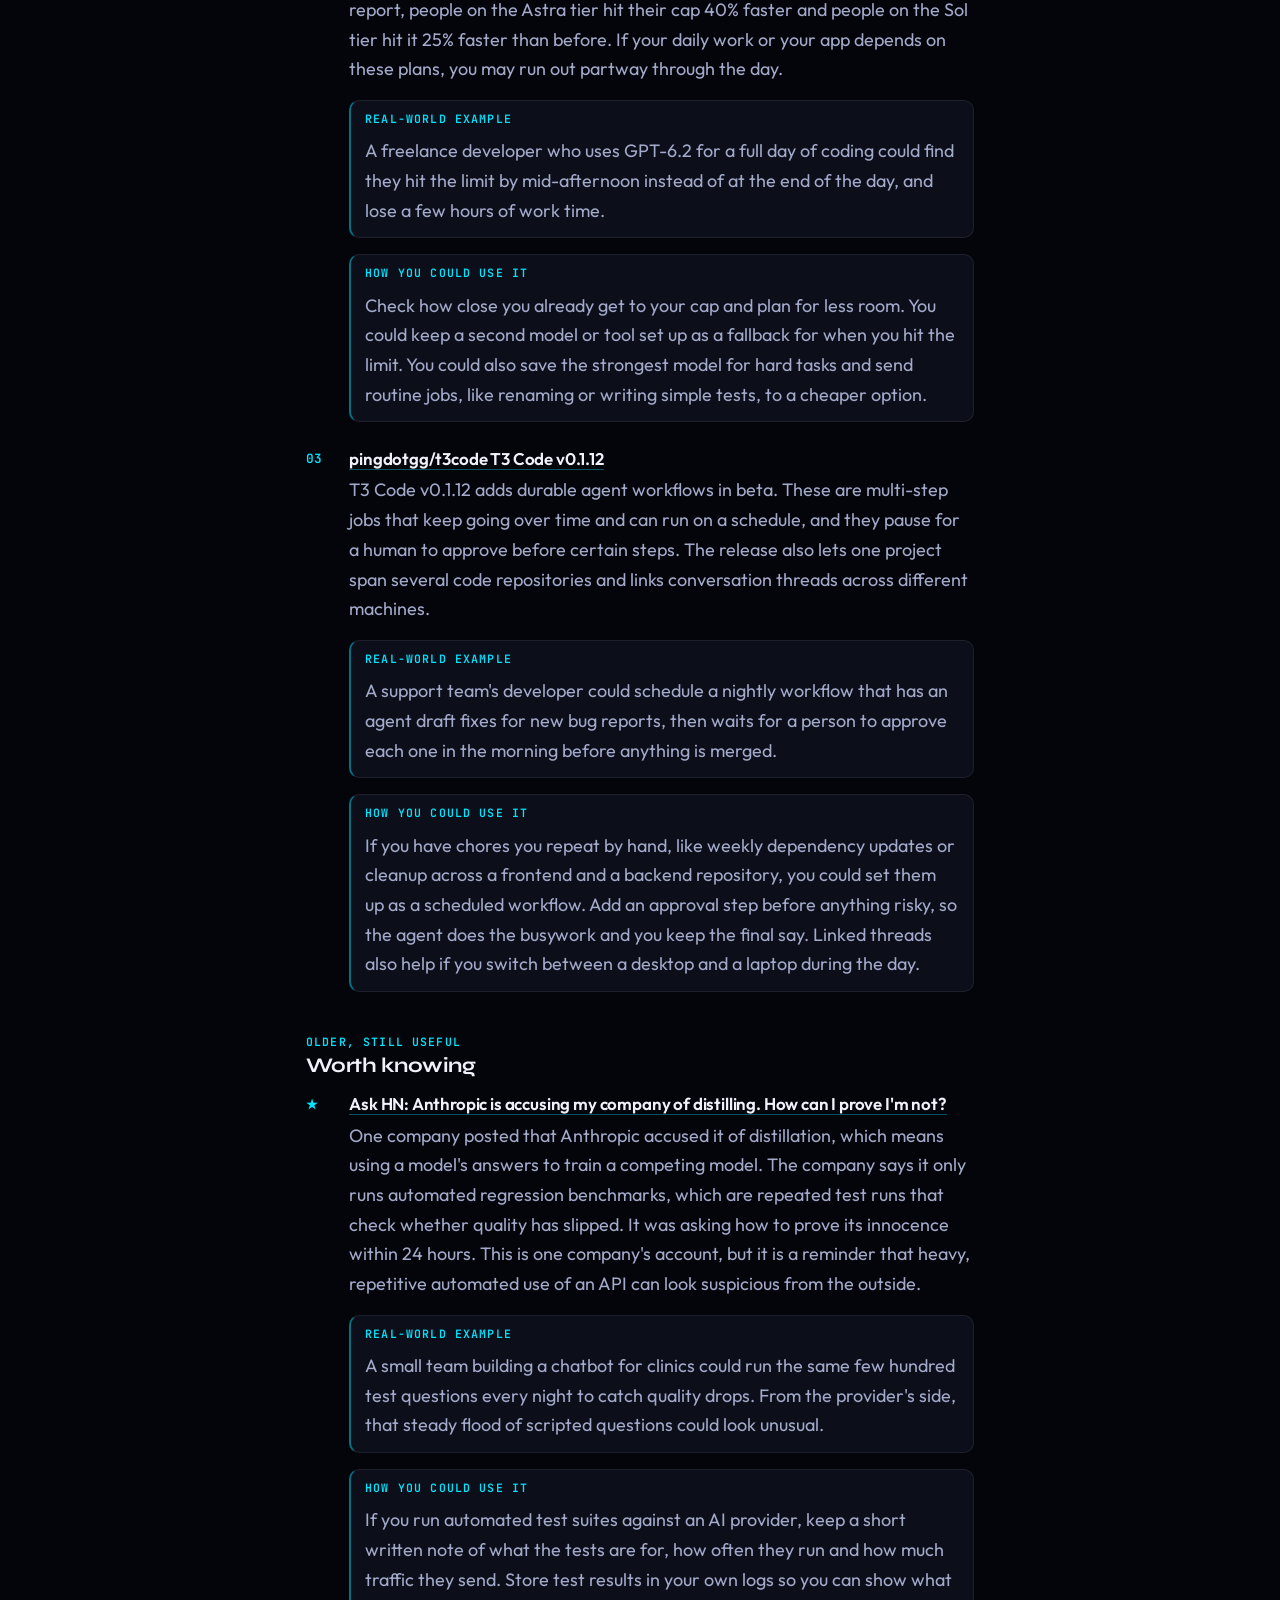
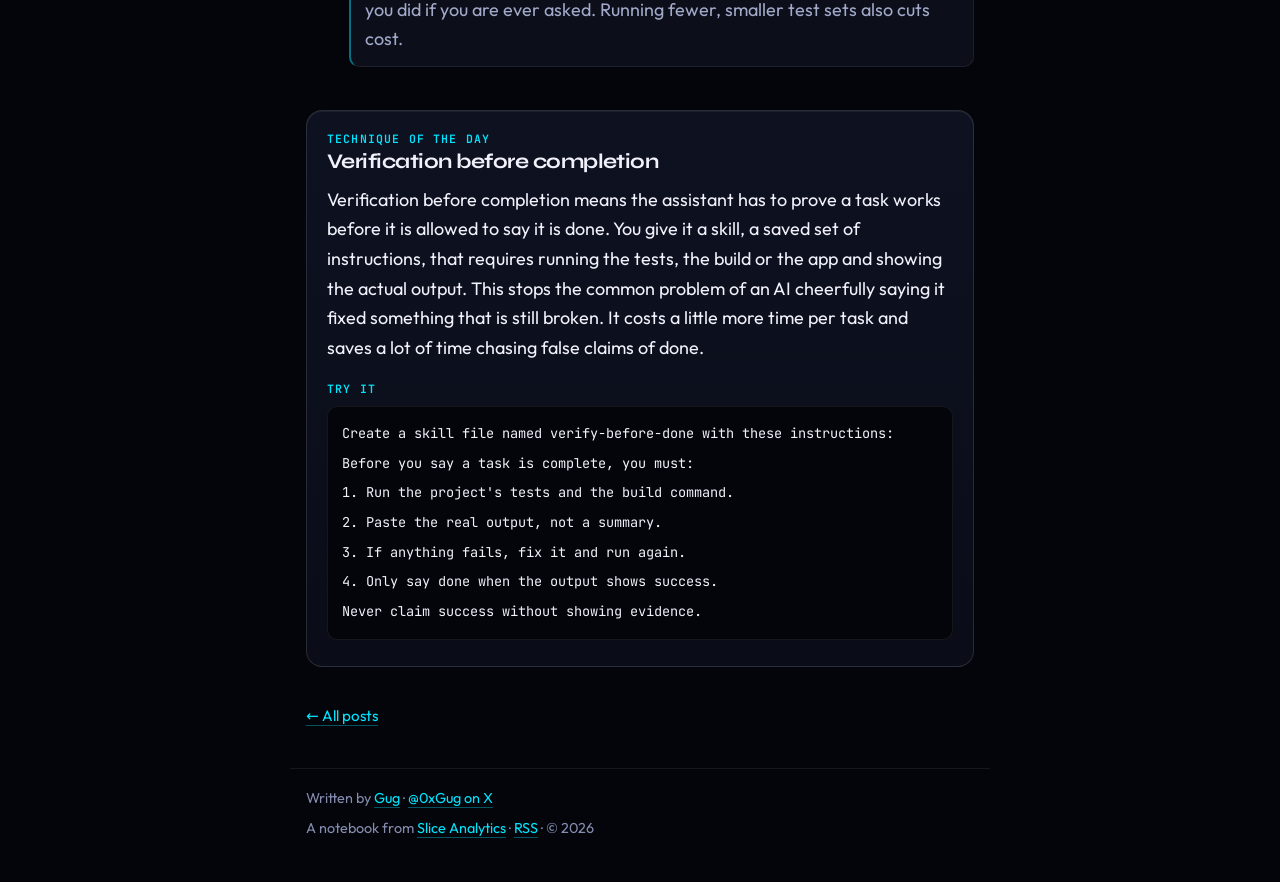
<file: posts/2026-11-26.html>
<!doctype html>
<html lang="en">
<head>
<meta charset="utf-8">
<meta name="viewport" content="width=device-width, initial-scale=1">
<title>Skills from plugged-in tools, tighter OpenAI limits, and agents that wait for approval · Gug on AI</title>
<meta name="description" content="Today&#39;s Claude Code update lets connected tools bring their own skills, OpenAI reportedly tightens limits, and T3 Code adds scheduled agent workflows with sign-off steps.">
<meta name="color-scheme" content="dark">
<meta name="theme-color" content="#04050a">
<meta property="og:type" content="article">
<meta property="og:title" content="Skills from plugged-in tools, tighter OpenAI limits, and agents that wait for approval · Gug on AI">
<meta property="og:description" content="Today&#39;s Claude Code update lets connected tools bring their own skills, OpenAI reportedly tightens limits, and T3 Code adds scheduled agent workflows with sign-off steps.">
<meta property="og:site_name" content="Gug on AI">
<meta property="og:url" content="https://ai.sliceanalytics.xyz/posts/2026-11-26.html">
<meta name="twitter:card" content="summary">
<meta name="twitter:creator" content="@0xGug">
<link rel="canonical" href="https://ai.sliceanalytics.xyz/posts/2026-11-26.html">
<link rel="preload" href="../fonts/outfit.woff2" as="font" type="font/woff2" crossorigin>
<link rel="preload" href="../fonts/syne.woff2" as="font" type="font/woff2" crossorigin>
<link rel="stylesheet" href="../style.css">
<link rel="icon" href="../favicon.svg" type="image/svg+xml">
<link rel="alternate" type="application/rss+xml" title="Gug on AI" href="../feed.xml">
</head>
<body>
<header class="site">
<a class="brand" href="../index.html"><svg class="mark" aria-hidden="true" viewBox="-106 -106 212 212"><path fill="#C8172A" d="M0 0L0 -100A100 100 0 0 1 70.71 -70.71Z" transform="translate(0.65 -1.57)"/><path fill="#2193CB" d="M0 0L36.42 -36.42A51.5 51.5 0 0 1 51.5 0Z" transform="translate(1.57 -0.65)"/><path fill="#FFD906" d="M0 0L100 0A100 100 0 0 1 70.71 70.71Z" transform="translate(1.57 0.65)"/><path fill="#77C14B" d="M0 0L36.42 36.42A51.5 51.5 0 0 1 0 51.5Z" transform="translate(0.65 1.57)"/><path fill="#2193CB" d="M0 0L0 100A100 100 0 0 1 -70.71 70.71Z" transform="translate(-0.65 1.57)"/><path fill="#FFD906" d="M0 0L-55.51 55.51A78.5 78.5 0 0 1 -78.5 0Z" transform="translate(-1.57 0.65)"/><path fill="#C8172A" d="M0 0L-78.5 0A78.5 78.5 0 0 1 -55.51 -55.51Z" transform="translate(-1.57 -0.65)"/><path fill="#77C14B" d="M0 0L-70.71 -70.71A100 100 0 0 1 0 -100Z" transform="translate(-0.65 -1.57)"/></svg><span>Gug on AI</span></a>
<a class="rss" href="../feed.xml">RSS</a>
</header>
<main>
<article>
<p class="meta"><time datetime="2026-11-26">Nov 26, 2026</time> · Daily</p>
<h1>Skills from plugged-in tools, tighter OpenAI limits, and agents that wait for approval</h1>
<p class="dek">Today&#39;s Claude Code update lets connected tools bring their own skills, OpenAI reportedly tightens limits, and T3 Code adds scheduled agent workflows with sign-off steps.</p>
<figure class="viz" data-viz="flow">
<figcaption>How verification before completion works</figcaption>
<ol class="viz-flow">
<li><strong>Make the change</strong><span>The assistant edits code to finish the task</span></li>
<li><strong>Run the checks</strong><span>Tests, build or the app itself actually get run</span></li>
<li><strong>Show real output</strong><span>Paste what happened, not a guess or summary</span></li>
<li><strong>Fix and repeat</strong><span>Any failure sends it back to try again</span></li>
<li><strong>Then say done</strong><span>Done is only claimed when evidence shows success</span></li>
</ol>
</figure>
<section>
<h2>What matters today</h2>
<ol class="items">
<li><h3><a href="https://github.com/anthropics/claude-code/blob/main/CHANGELOG.md">claude-code 2.1.332</a></h3>
<p>Claude Code 2.1.332 can now load skills (saved instructions that teach the assistant a specific job) directly from MCP servers. MCP stands for Model Context Protocol, a standard way to plug outside tools into an AI assistant, and this feature is in beta. The update also adds a hook, a check that runs automatically before an action, which can block shell commands written inline inside skills. It adds new OpenTelemetry events too, which means more usage and activity data you can send to your own monitoring tools.</p>
<div class="item-block example"><p class="block-label">Real-world example</p>
<p>A small accounting firm could connect a tool server that ships its own skill for its invoice system, so the assistant knows the right steps without anyone writing them up. The firm could also use the new hook to stop any skill from quietly running shell commands on staff laptops.</p></div>
<div class="item-block use"><p class="block-label">How you could use it</p>
<p>If you already run an MCP server for your app or team, you could package your how-to instructions as a skill on that server so everyone who connects gets them. If you install skills from other people, you could set up the PreSkillShellCommand hook to block inline shell commands until you have reviewed them. Teams that track costs or behavior could pipe the new OpenTelemetry events into the dashboard they already use.</p></div></li>
<li><h3><a href="https://twitter.com/thsottiaux/status/2125784147889393806">OpenAI cuts GPT-6.2 usage: Astra hits limits 40% faster, Sol 25% faster</a></h3>
<p>OpenAI has reportedly tightened usage limits on GPT-6.2. According to the report, people on the Astra tier hit their cap 40% faster and people on the Sol tier hit it 25% faster than before. If your daily work or your app depends on these plans, you may run out partway through the day.</p>
<div class="item-block example"><p class="block-label">Real-world example</p>
<p>A freelance developer who uses GPT-6.2 for a full day of coding could find they hit the limit by mid-afternoon instead of at the end of the day, and lose a few hours of work time.</p></div>
<div class="item-block use"><p class="block-label">How you could use it</p>
<p>Check how close you already get to your cap and plan for less room. You could keep a second model or tool set up as a fallback for when you hit the limit. You could also save the strongest model for hard tasks and send routine jobs, like renaming or writing simple tests, to a cheaper option.</p></div></li>
<li><h3><a href="https://github.com/pingdotgg/t3code/releases/tag/v0.1.12">pingdotgg/t3code T3 Code v0.1.12</a></h3>
<p>T3 Code v0.1.12 adds durable agent workflows in beta. These are multi-step jobs that keep going over time and can run on a schedule, and they pause for a human to approve before certain steps. The release also lets one project span several code repositories and links conversation threads across different machines.</p>
<div class="item-block example"><p class="block-label">Real-world example</p>
<p>A support team&#39;s developer could schedule a nightly workflow that has an agent draft fixes for new bug reports, then waits for a person to approve each one in the morning before anything is merged.</p></div>
<div class="item-block use"><p class="block-label">How you could use it</p>
<p>If you have chores you repeat by hand, like weekly dependency updates or cleanup across a frontend and a backend repository, you could set them up as a scheduled workflow. Add an approval step before anything risky, so the agent does the busywork and you keep the final say. Linked threads also help if you switch between a desktop and a laptop during the day.</p></div></li>
</ol>
</section>
<section class="worth">
<h2>Worth knowing</h2>
<ol class="items">
<li><h3><a href="https://news.ycombinator.com/item?id=50630809">Ask HN: Anthropic is accusing my company of distilling. How can I prove I&#39;m not?</a></h3>
<p>One company posted that Anthropic accused it of distillation, which means using a model&#39;s answers to train a competing model. The company says it only runs automated regression benchmarks, which are repeated test runs that check whether quality has slipped. It was asking how to prove its innocence within 24 hours. This is one company&#39;s account, but it is a reminder that heavy, repetitive automated use of an API can look suspicious from the outside.</p>
<div class="item-block example"><p class="block-label">Real-world example</p>
<p>A small team building a chatbot for clinics could run the same few hundred test questions every night to catch quality drops. From the provider&#39;s side, that steady flood of scripted questions could look unusual.</p></div>
<div class="item-block use"><p class="block-label">How you could use it</p>
<p>If you run automated test suites against an AI provider, keep a short written note of what the tests are for, how often they run and how much traffic they send. Store test results in your own logs so you can show what you did if you are ever asked. Running fewer, smaller test sets also cuts cost.</p></div></li>
</ol>
</section>
<aside class="technique">
<p class="kicker">Technique of the day</p>
<h2>Verification before completion</h2>
<p>Verification before completion means the assistant has to prove a task works before it is allowed to say it is done. You give it a skill, a saved set of instructions, that requires running the tests, the build or the app and showing the actual output. This stops the common problem of an AI cheerfully saying it fixed something that is still broken. It costs a little more time per task and saves a lot of time chasing false claims of done.</p>
<p class="try-label">Try it</p>
<pre><code>Create a skill file named verify-before-done with these instructions:
Before you say a task is complete, you must:
1. Run the project&#39;s tests and the build command.
2. Paste the real output, not a summary.
3. If anything fails, fix it and run again.
4. Only say done when the output shows success.
Never claim success without showing evidence.</code></pre>
</aside>
</article>
<nav class="back"><a href="../index.html">← All posts</a></nav>
</main>
<footer class="site">
<p>Written by <a href="https://x.com/0xGug" rel="me">Gug</a> · <a href="https://x.com/0xGug" rel="me">@0xGug on X</a></p><p>A notebook from <a href="https://sliceanalytics.xyz/">Slice Analytics</a> · <a href="../feed.xml">RSS</a> · © 2026</p>
</footer>
</body>
</html>
</file>
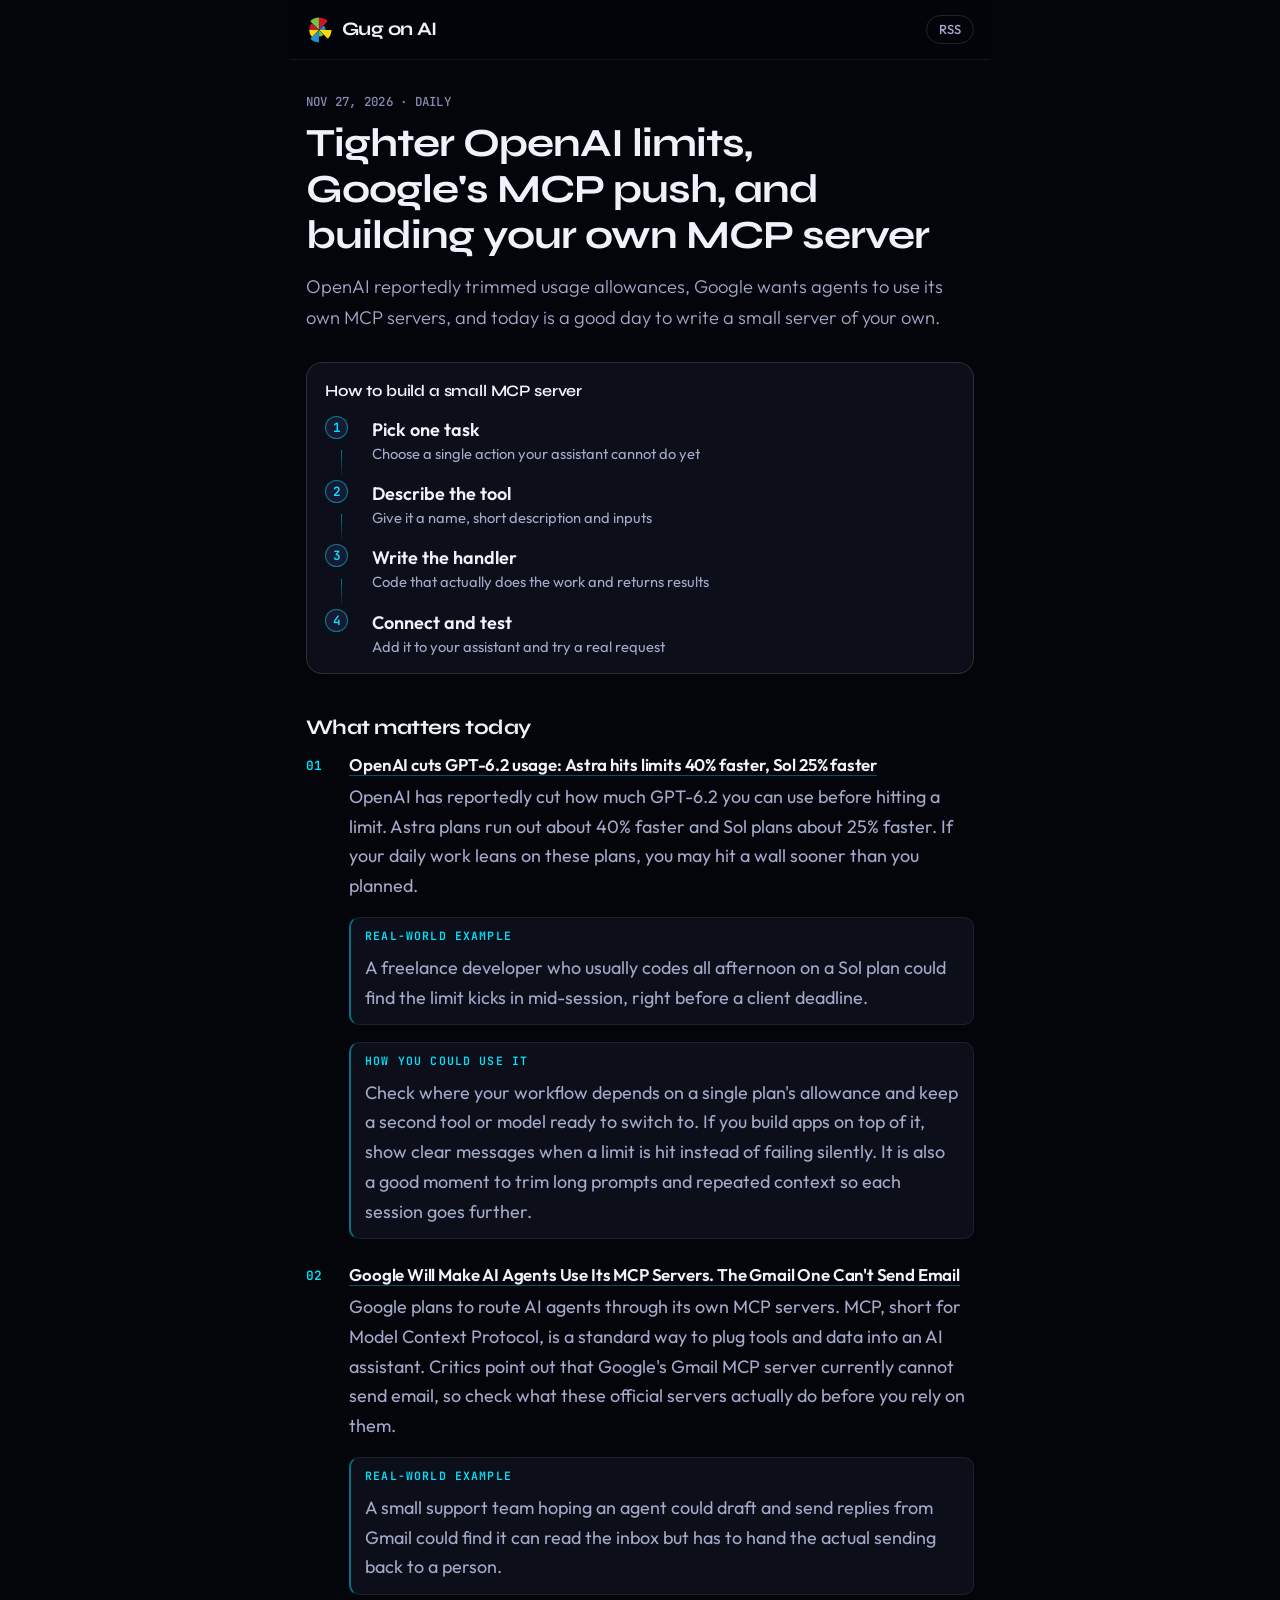
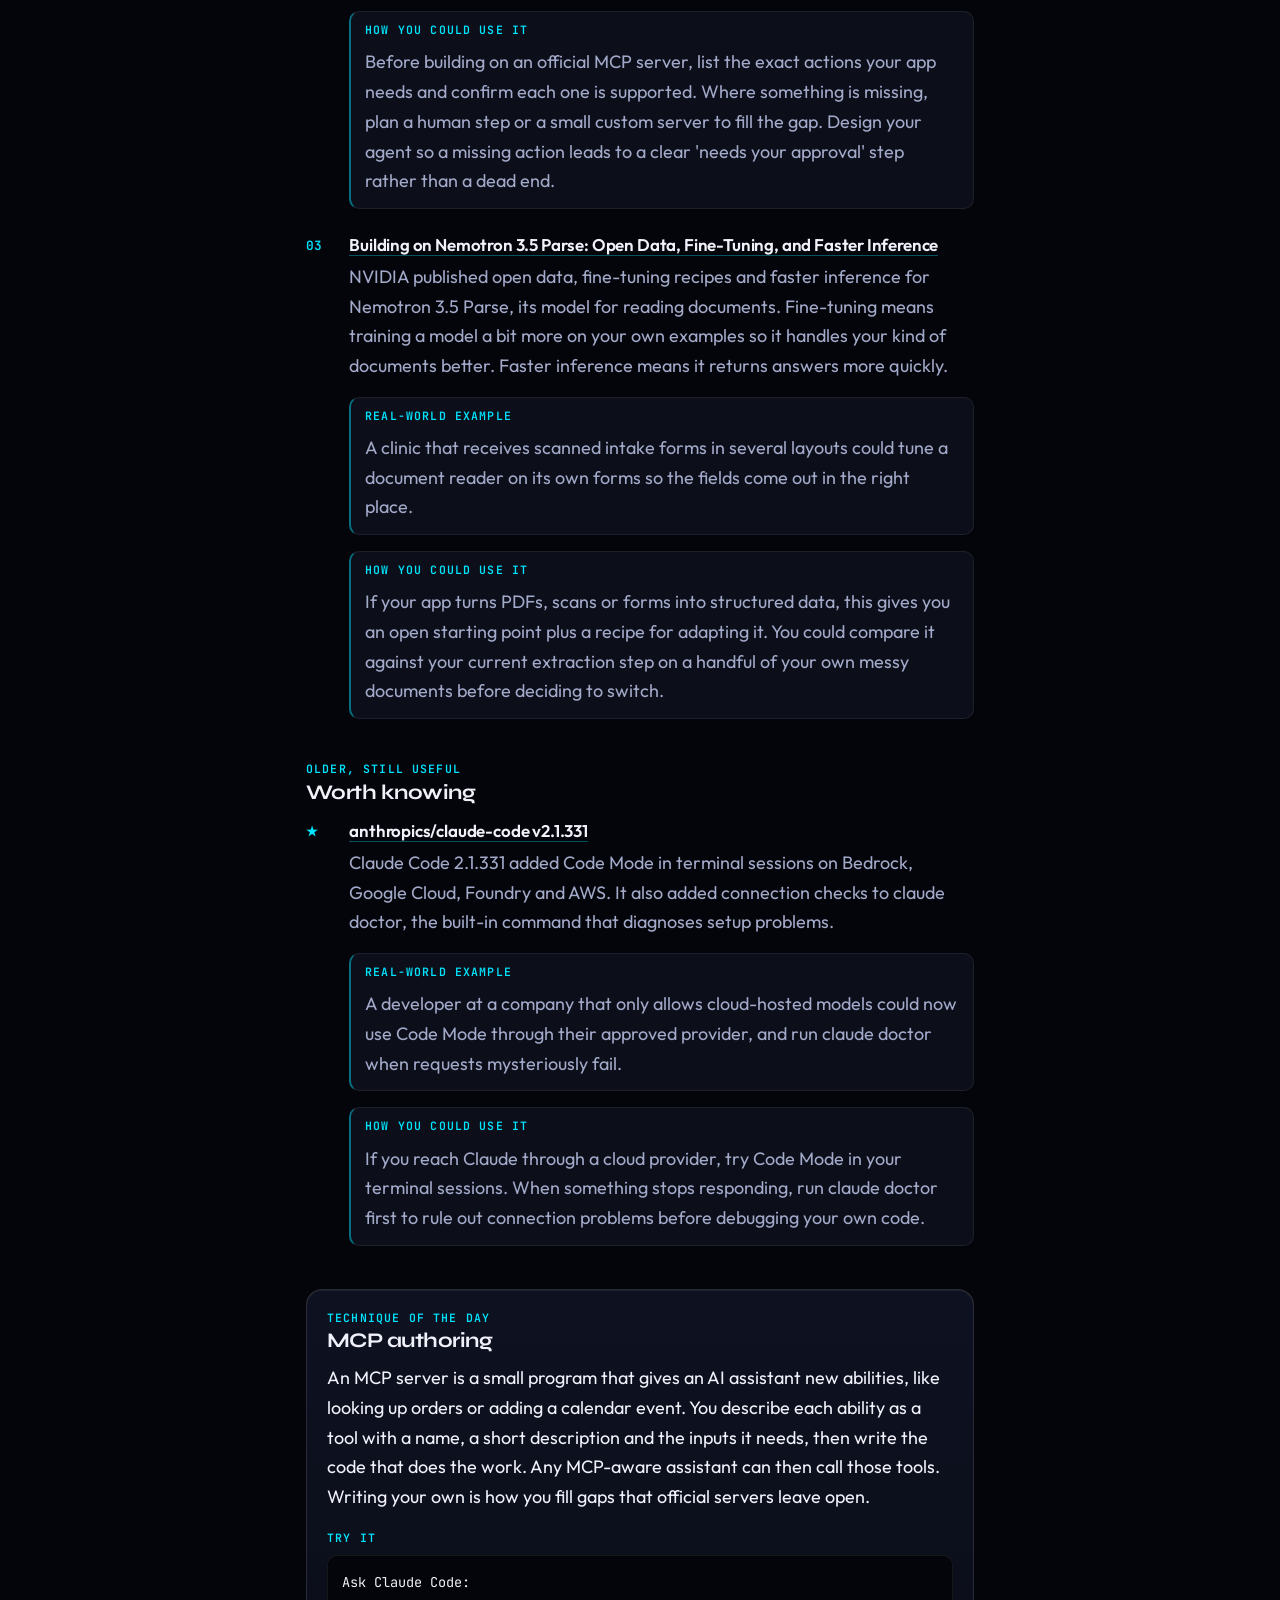
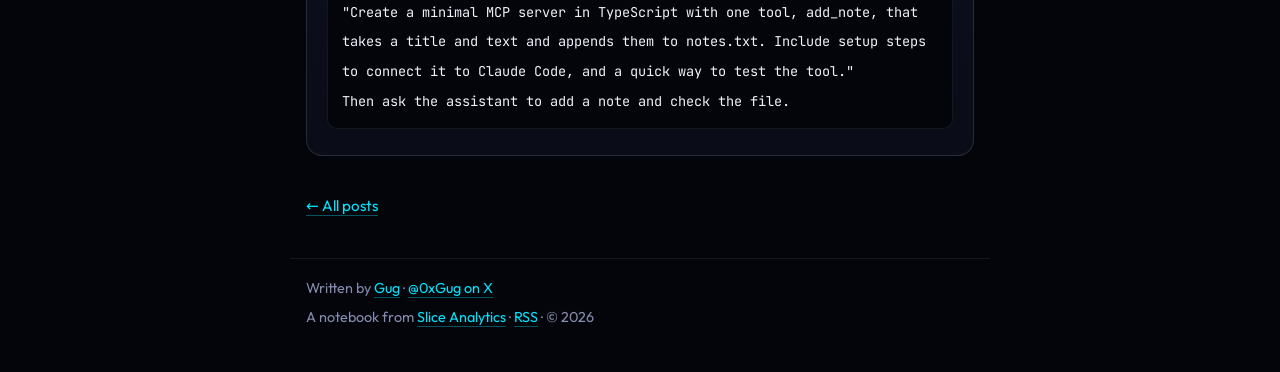
<file: posts/2026-11-27.html>
<!doctype html>
<html lang="en">
<head>
<meta charset="utf-8">
<meta name="viewport" content="width=device-width, initial-scale=1">
<title>Tighter OpenAI limits, Google&#39;s MCP push, and building your own MCP server · Gug on AI</title>
<meta name="description" content="OpenAI reportedly trimmed usage allowances, Google wants agents to use its own MCP servers, and today is a good day to write a small server of your own.">
<meta name="color-scheme" content="dark">
<meta name="theme-color" content="#04050a">
<meta property="og:type" content="article">
<meta property="og:title" content="Tighter OpenAI limits, Google&#39;s MCP push, and building your own MCP server · Gug on AI">
<meta property="og:description" content="OpenAI reportedly trimmed usage allowances, Google wants agents to use its own MCP servers, and today is a good day to write a small server of your own.">
<meta property="og:site_name" content="Gug on AI">
<meta property="og:url" content="https://ai.sliceanalytics.xyz/posts/2026-11-27.html">
<meta name="twitter:card" content="summary">
<meta name="twitter:creator" content="@0xGug">
<link rel="canonical" href="https://ai.sliceanalytics.xyz/posts/2026-11-27.html">
<link rel="preload" href="../fonts/outfit.woff2" as="font" type="font/woff2" crossorigin>
<link rel="preload" href="../fonts/syne.woff2" as="font" type="font/woff2" crossorigin>
<link rel="stylesheet" href="../style.css">
<link rel="icon" href="../favicon.svg" type="image/svg+xml">
<link rel="alternate" type="application/rss+xml" title="Gug on AI" href="../feed.xml">
</head>
<body>
<header class="site">
<a class="brand" href="../index.html"><svg class="mark" aria-hidden="true" viewBox="-106 -106 212 212"><path fill="#C8172A" d="M0 0L0 -100A100 100 0 0 1 70.71 -70.71Z" transform="translate(0.65 -1.57)"/><path fill="#2193CB" d="M0 0L36.42 -36.42A51.5 51.5 0 0 1 51.5 0Z" transform="translate(1.57 -0.65)"/><path fill="#FFD906" d="M0 0L100 0A100 100 0 0 1 70.71 70.71Z" transform="translate(1.57 0.65)"/><path fill="#77C14B" d="M0 0L36.42 36.42A51.5 51.5 0 0 1 0 51.5Z" transform="translate(0.65 1.57)"/><path fill="#2193CB" d="M0 0L0 100A100 100 0 0 1 -70.71 70.71Z" transform="translate(-0.65 1.57)"/><path fill="#FFD906" d="M0 0L-55.51 55.51A78.5 78.5 0 0 1 -78.5 0Z" transform="translate(-1.57 0.65)"/><path fill="#C8172A" d="M0 0L-78.5 0A78.5 78.5 0 0 1 -55.51 -55.51Z" transform="translate(-1.57 -0.65)"/><path fill="#77C14B" d="M0 0L-70.71 -70.71A100 100 0 0 1 0 -100Z" transform="translate(-0.65 -1.57)"/></svg><span>Gug on AI</span></a>
<a class="rss" href="../feed.xml">RSS</a>
</header>
<main>
<article>
<p class="meta"><time datetime="2026-11-27">Nov 27, 2026</time> · Daily</p>
<h1>Tighter OpenAI limits, Google&#39;s MCP push, and building your own MCP server</h1>
<p class="dek">OpenAI reportedly trimmed usage allowances, Google wants agents to use its own MCP servers, and today is a good day to write a small server of your own.</p>
<figure class="viz" data-viz="flow">
<figcaption>How to build a small MCP server</figcaption>
<ol class="viz-flow">
<li><strong>Pick one task</strong><span>Choose a single action your assistant cannot do yet</span></li>
<li><strong>Describe the tool</strong><span>Give it a name, short description and inputs</span></li>
<li><strong>Write the handler</strong><span>Code that actually does the work and returns results</span></li>
<li><strong>Connect and test</strong><span>Add it to your assistant and try a real request</span></li>
</ol>
</figure>
<section>
<h2>What matters today</h2>
<ol class="items">
<li><h3><a href="https://twitter.com/thsottiaux/status/2125784147889393806">OpenAI cuts GPT-6.2 usage: Astra hits limits 40% faster, Sol 25% faster</a></h3>
<p>OpenAI has reportedly cut how much GPT-6.2 you can use before hitting a limit. Astra plans run out about 40% faster and Sol plans about 25% faster. If your daily work leans on these plans, you may hit a wall sooner than you planned.</p>
<div class="item-block example"><p class="block-label">Real-world example</p>
<p>A freelance developer who usually codes all afternoon on a Sol plan could find the limit kicks in mid-session, right before a client deadline.</p></div>
<div class="item-block use"><p class="block-label">How you could use it</p>
<p>Check where your workflow depends on a single plan&#39;s allowance and keep a second tool or model ready to switch to. If you build apps on top of it, show clear messages when a limit is hit instead of failing silently. It is also a good moment to trim long prompts and repeated context so each session goes further.</p></div></li>
<li><h3><a href="https://techstackups.com/articles/google-workspace-ai-agents-mcp/">Google Will Make AI Agents Use Its MCP Servers. The Gmail One Can&#39;t Send Email</a></h3>
<p>Google plans to route AI agents through its own MCP servers. MCP, short for Model Context Protocol, is a standard way to plug tools and data into an AI assistant. Critics point out that Google&#39;s Gmail MCP server currently cannot send email, so check what these official servers actually do before you rely on them.</p>
<div class="item-block example"><p class="block-label">Real-world example</p>
<p>A small support team hoping an agent could draft and send replies from Gmail could find it can read the inbox but has to hand the actual sending back to a person.</p></div>
<div class="item-block use"><p class="block-label">How you could use it</p>
<p>Before building on an official MCP server, list the exact actions your app needs and confirm each one is supported. Where something is missing, plan a human step or a small custom server to fill the gap. Design your agent so a missing action leads to a clear &#39;needs your approval&#39; step rather than a dead end.</p></div></li>
<li><h3><a href="https://huggingface.co/blog/nvidia/building-on-nemotron-35-parse-open-data-fine-tunin">Building on Nemotron 3.5 Parse: Open Data, Fine-Tuning, and Faster Inference</a></h3>
<p>NVIDIA published open data, fine-tuning recipes and faster inference for Nemotron 3.5 Parse, its model for reading documents. Fine-tuning means training a model a bit more on your own examples so it handles your kind of documents better. Faster inference means it returns answers more quickly.</p>
<div class="item-block example"><p class="block-label">Real-world example</p>
<p>A clinic that receives scanned intake forms in several layouts could tune a document reader on its own forms so the fields come out in the right place.</p></div>
<div class="item-block use"><p class="block-label">How you could use it</p>
<p>If your app turns PDFs, scans or forms into structured data, this gives you an open starting point plus a recipe for adapting it. You could compare it against your current extraction step on a handful of your own messy documents before deciding to switch.</p></div></li>
</ol>
</section>
<section class="worth">
<h2>Worth knowing</h2>
<ol class="items">
<li><h3><a href="https://github.com/anthropics/claude-code/releases/tag/v2.1.331">anthropics/claude-code v2.1.331</a></h3>
<p>Claude Code 2.1.331 added Code Mode in terminal sessions on Bedrock, Google Cloud, Foundry and AWS. It also added connection checks to claude doctor, the built-in command that diagnoses setup problems.</p>
<div class="item-block example"><p class="block-label">Real-world example</p>
<p>A developer at a company that only allows cloud-hosted models could now use Code Mode through their approved provider, and run claude doctor when requests mysteriously fail.</p></div>
<div class="item-block use"><p class="block-label">How you could use it</p>
<p>If you reach Claude through a cloud provider, try Code Mode in your terminal sessions. When something stops responding, run claude doctor first to rule out connection problems before debugging your own code.</p></div></li>
</ol>
</section>
<aside class="technique">
<p class="kicker">Technique of the day</p>
<h2>MCP authoring</h2>
<p>An MCP server is a small program that gives an AI assistant new abilities, like looking up orders or adding a calendar event. You describe each ability as a tool with a name, a short description and the inputs it needs, then write the code that does the work. Any MCP-aware assistant can then call those tools. Writing your own is how you fill gaps that official servers leave open.</p>
<p class="try-label">Try it</p>
<pre><code>Ask Claude Code:
&quot;Create a minimal MCP server in TypeScript with one tool, add_note, that takes a title and text and appends them to notes.txt. Include setup steps to connect it to Claude Code, and a quick way to test the tool.&quot;
Then ask the assistant to add a note and check the file.</code></pre>
</aside>
</article>
<nav class="back"><a href="../index.html">← All posts</a></nav>
</main>
<footer class="site">
<p>Written by <a href="https://x.com/0xGug" rel="me">Gug</a> · <a href="https://x.com/0xGug" rel="me">@0xGug on X</a></p><p>A notebook from <a href="https://sliceanalytics.xyz/">Slice Analytics</a> · <a href="../feed.xml">RSS</a> · © 2026</p>
</footer>
</body>
</html>
</file>
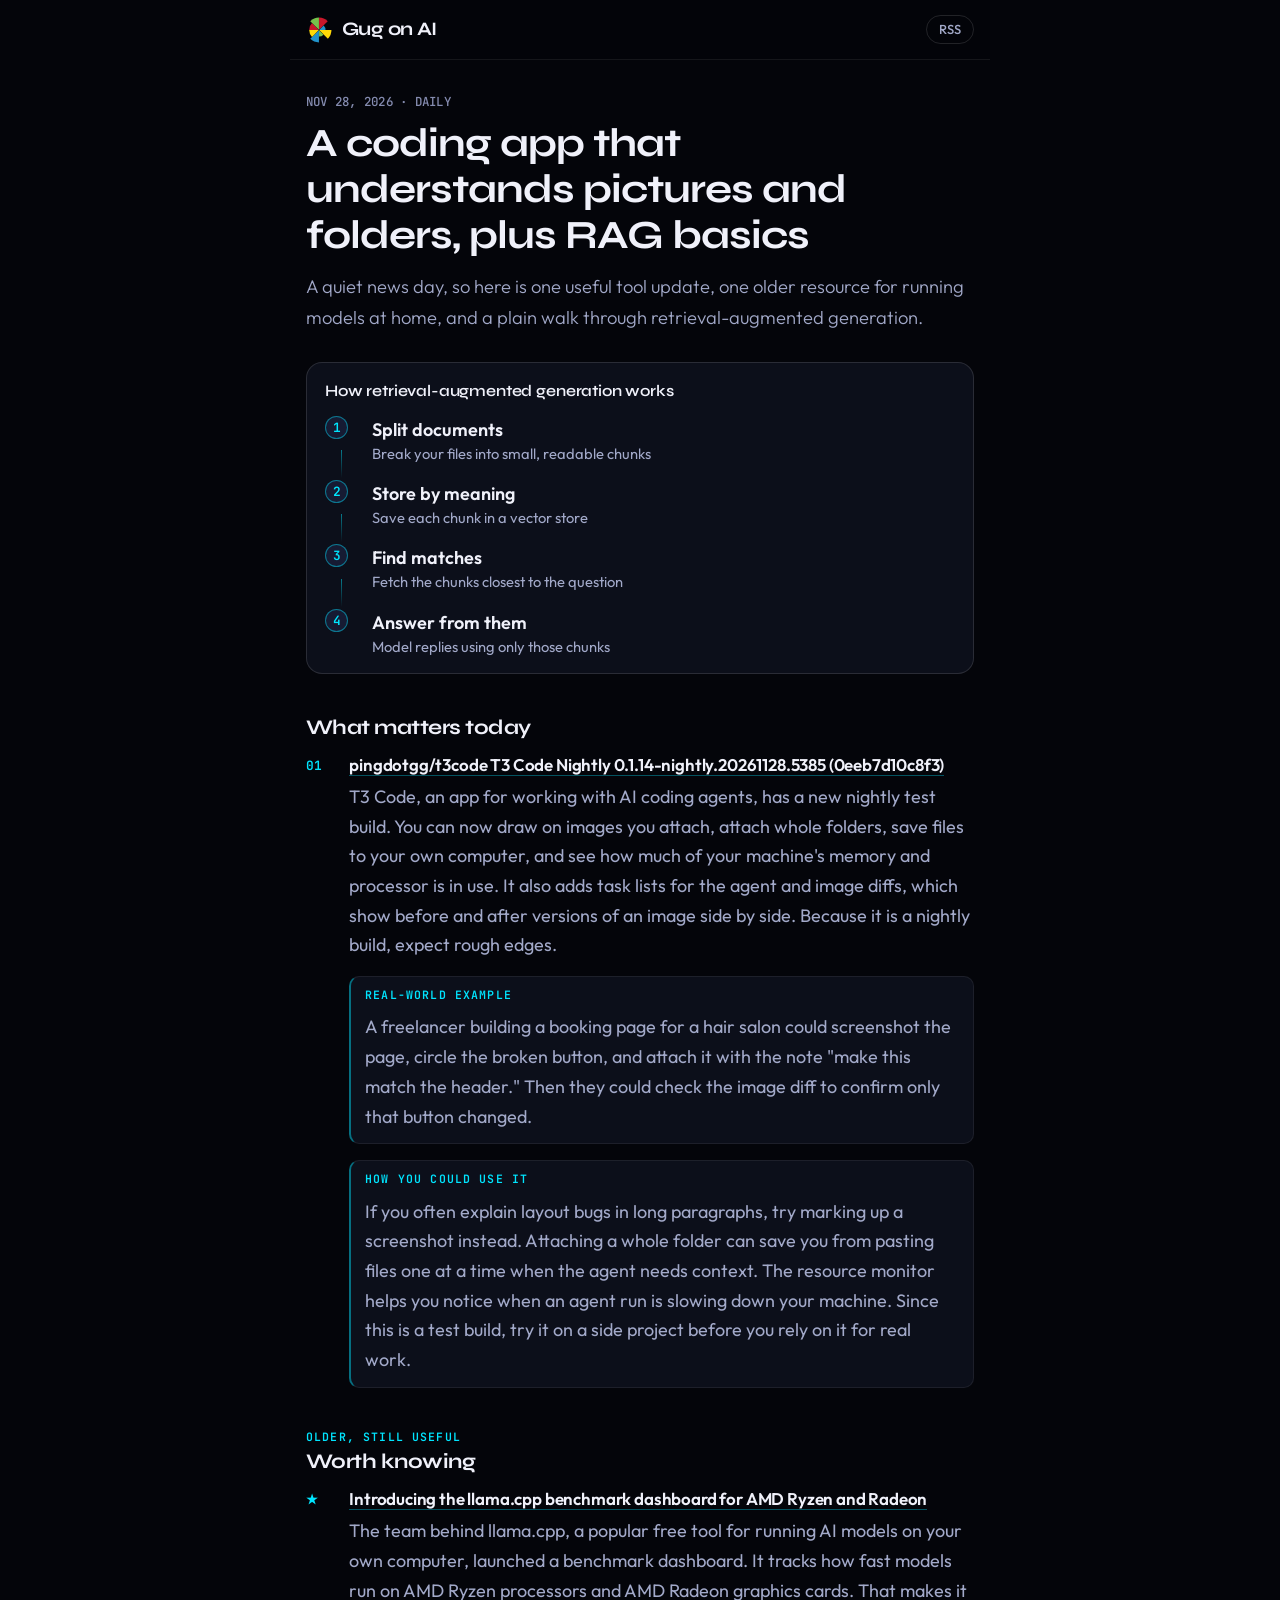
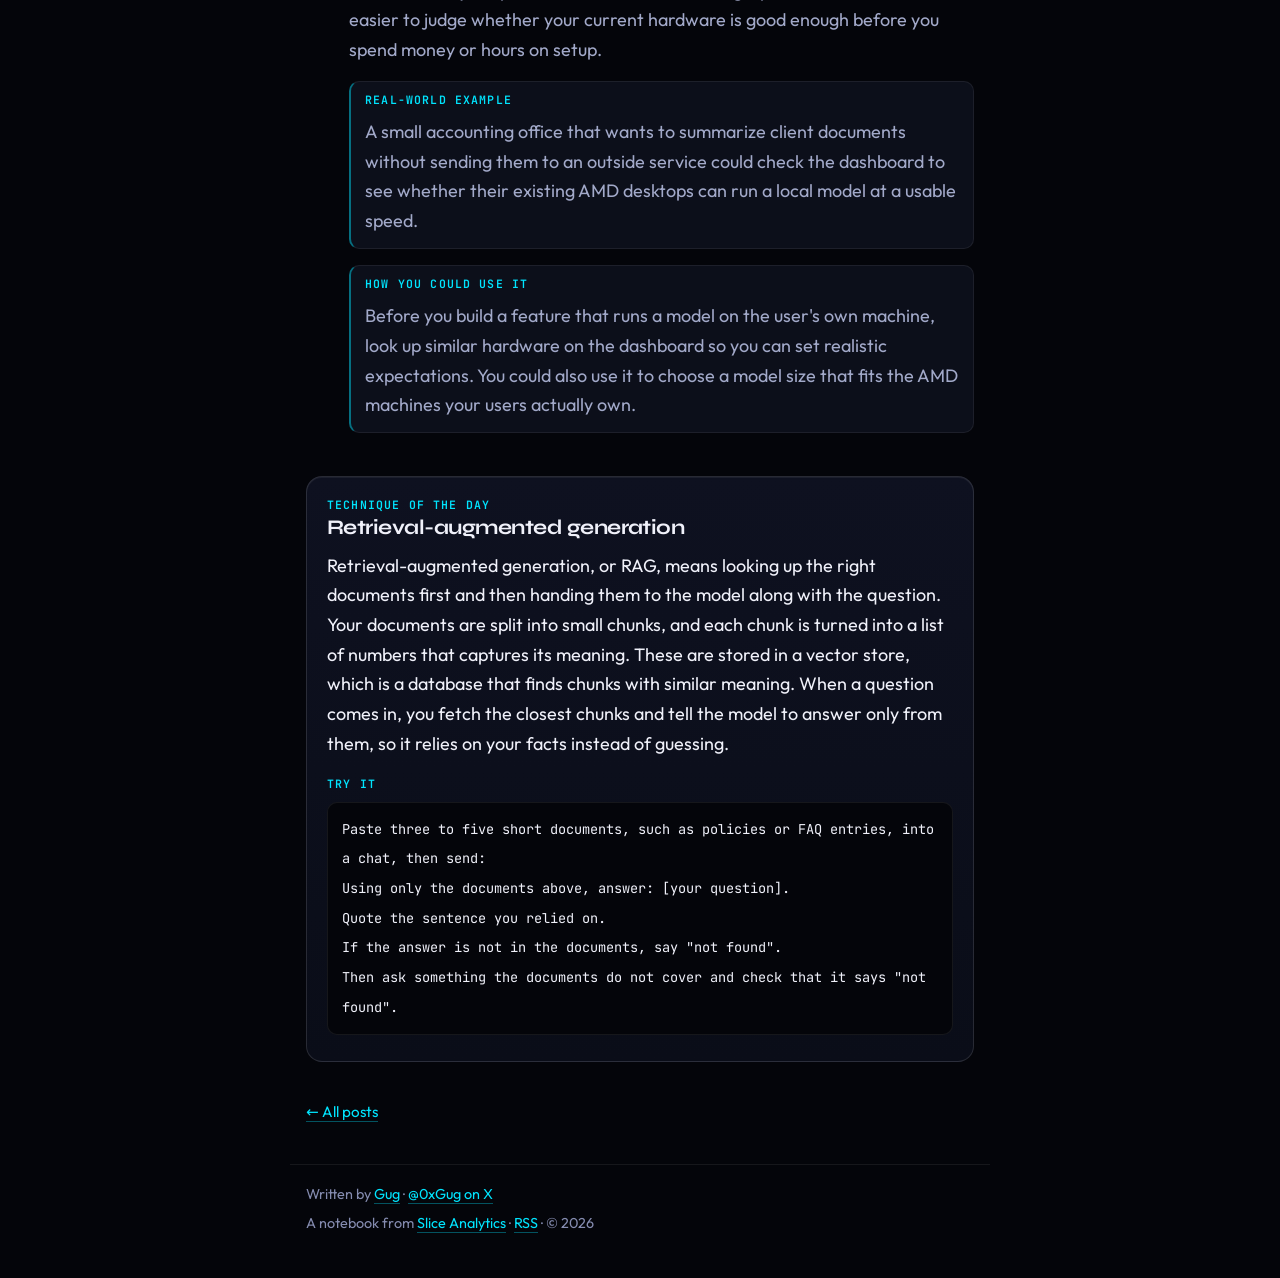
<file: posts/2026-11-28.html>
<!doctype html>
<html lang="en">
<head>
<meta charset="utf-8">
<meta name="viewport" content="width=device-width, initial-scale=1">
<title>A coding app that understands pictures and folders, plus RAG basics · Gug on AI</title>
<meta name="description" content="A quiet news day, so here is one useful tool update, one older resource for running models at home, and a plain walk through retrieval-augmented generation.">
<meta name="color-scheme" content="dark">
<meta name="theme-color" content="#04050a">
<meta property="og:type" content="article">
<meta property="og:title" content="A coding app that understands pictures and folders, plus RAG basics · Gug on AI">
<meta property="og:description" content="A quiet news day, so here is one useful tool update, one older resource for running models at home, and a plain walk through retrieval-augmented generation.">
<meta property="og:site_name" content="Gug on AI">
<meta property="og:url" content="https://ai.sliceanalytics.xyz/posts/2026-11-28.html">
<meta name="twitter:card" content="summary">
<meta name="twitter:creator" content="@0xGug">
<link rel="canonical" href="https://ai.sliceanalytics.xyz/posts/2026-11-28.html">
<link rel="preload" href="../fonts/outfit.woff2" as="font" type="font/woff2" crossorigin>
<link rel="preload" href="../fonts/syne.woff2" as="font" type="font/woff2" crossorigin>
<link rel="stylesheet" href="../style.css">
<link rel="icon" href="../favicon.svg" type="image/svg+xml">
<link rel="alternate" type="application/rss+xml" title="Gug on AI" href="../feed.xml">
</head>
<body>
<header class="site">
<a class="brand" href="../index.html"><svg class="mark" aria-hidden="true" viewBox="-106 -106 212 212"><path fill="#C8172A" d="M0 0L0 -100A100 100 0 0 1 70.71 -70.71Z" transform="translate(0.65 -1.57)"/><path fill="#2193CB" d="M0 0L36.42 -36.42A51.5 51.5 0 0 1 51.5 0Z" transform="translate(1.57 -0.65)"/><path fill="#FFD906" d="M0 0L100 0A100 100 0 0 1 70.71 70.71Z" transform="translate(1.57 0.65)"/><path fill="#77C14B" d="M0 0L36.42 36.42A51.5 51.5 0 0 1 0 51.5Z" transform="translate(0.65 1.57)"/><path fill="#2193CB" d="M0 0L0 100A100 100 0 0 1 -70.71 70.71Z" transform="translate(-0.65 1.57)"/><path fill="#FFD906" d="M0 0L-55.51 55.51A78.5 78.5 0 0 1 -78.5 0Z" transform="translate(-1.57 0.65)"/><path fill="#C8172A" d="M0 0L-78.5 0A78.5 78.5 0 0 1 -55.51 -55.51Z" transform="translate(-1.57 -0.65)"/><path fill="#77C14B" d="M0 0L-70.71 -70.71A100 100 0 0 1 0 -100Z" transform="translate(-0.65 -1.57)"/></svg><span>Gug on AI</span></a>
<a class="rss" href="../feed.xml">RSS</a>
</header>
<main>
<article>
<p class="meta"><time datetime="2026-11-28">Nov 28, 2026</time> · Daily</p>
<h1>A coding app that understands pictures and folders, plus RAG basics</h1>
<p class="dek">A quiet news day, so here is one useful tool update, one older resource for running models at home, and a plain walk through retrieval-augmented generation.</p>
<figure class="viz" data-viz="flow">
<figcaption>How retrieval-augmented generation works</figcaption>
<ol class="viz-flow">
<li><strong>Split documents</strong><span>Break your files into small, readable chunks</span></li>
<li><strong>Store by meaning</strong><span>Save each chunk in a vector store</span></li>
<li><strong>Find matches</strong><span>Fetch the chunks closest to the question</span></li>
<li><strong>Answer from them</strong><span>Model replies using only those chunks</span></li>
</ol>
</figure>
<section>
<h2>What matters today</h2>
<ol class="items">
<li><h3><a href="https://github.com/pingdotgg/t3code/releases/tag/v0.1.14-nightly.20261128.5385">pingdotgg/t3code T3 Code Nightly 0.1.14-nightly.20261128.5385 (0eeb7d10c8f3)</a></h3>
<p>T3 Code, an app for working with AI coding agents, has a new nightly test build. You can now draw on images you attach, attach whole folders, save files to your own computer, and see how much of your machine&#39;s memory and processor is in use. It also adds task lists for the agent and image diffs, which show before and after versions of an image side by side. Because it is a nightly build, expect rough edges.</p>
<div class="item-block example"><p class="block-label">Real-world example</p>
<p>A freelancer building a booking page for a hair salon could screenshot the page, circle the broken button, and attach it with the note &quot;make this match the header.&quot; Then they could check the image diff to confirm only that button changed.</p></div>
<div class="item-block use"><p class="block-label">How you could use it</p>
<p>If you often explain layout bugs in long paragraphs, try marking up a screenshot instead. Attaching a whole folder can save you from pasting files one at a time when the agent needs context. The resource monitor helps you notice when an agent run is slowing down your machine. Since this is a test build, try it on a side project before you rely on it for real work.</p></div></li>
</ol>
</section>
<section class="worth">
<h2>Worth knowing</h2>
<ol class="items">
<li><h3><a href="https://huggingface.co/blog/ggml-org/llamacpp-amd-bench">Introducing the llama.cpp benchmark dashboard for AMD Ryzen and Radeon</a></h3>
<p>The team behind llama.cpp, a popular free tool for running AI models on your own computer, launched a benchmark dashboard. It tracks how fast models run on AMD Ryzen processors and AMD Radeon graphics cards. That makes it easier to judge whether your current hardware is good enough before you spend money or hours on setup.</p>
<div class="item-block example"><p class="block-label">Real-world example</p>
<p>A small accounting office that wants to summarize client documents without sending them to an outside service could check the dashboard to see whether their existing AMD desktops can run a local model at a usable speed.</p></div>
<div class="item-block use"><p class="block-label">How you could use it</p>
<p>Before you build a feature that runs a model on the user&#39;s own machine, look up similar hardware on the dashboard so you can set realistic expectations. You could also use it to choose a model size that fits the AMD machines your users actually own.</p></div></li>
</ol>
</section>
<aside class="technique">
<p class="kicker">Technique of the day</p>
<h2>Retrieval-augmented generation</h2>
<p>Retrieval-augmented generation, or RAG, means looking up the right documents first and then handing them to the model along with the question. Your documents are split into small chunks, and each chunk is turned into a list of numbers that captures its meaning. These are stored in a vector store, which is a database that finds chunks with similar meaning. When a question comes in, you fetch the closest chunks and tell the model to answer only from them, so it relies on your facts instead of guessing.</p>
<p class="try-label">Try it</p>
<pre><code>Paste three to five short documents, such as policies or FAQ entries, into a chat, then send:
Using only the documents above, answer: [your question].
Quote the sentence you relied on.
If the answer is not in the documents, say &quot;not found&quot;.
Then ask something the documents do not cover and check that it says &quot;not found&quot;.</code></pre>
</aside>
</article>
<nav class="back"><a href="../index.html">← All posts</a></nav>
</main>
<footer class="site">
<p>Written by <a href="https://x.com/0xGug" rel="me">Gug</a> · <a href="https://x.com/0xGug" rel="me">@0xGug on X</a></p><p>A notebook from <a href="https://sliceanalytics.xyz/">Slice Analytics</a> · <a href="../feed.xml">RSS</a> · © 2026</p>
</footer>
</body>
</html>
</file>
<file: style.css>
/* Matches sliceanalytics.xyz: void-dark surfaces, cyan accent, Syne display, Outfit body, JetBrains Mono. */
@font-face { font-family: 'Syne'; font-style: normal; font-weight: 500 800; font-display: swap; src: url(fonts/syne.woff2) format('woff2'); }
@font-face { font-family: 'Outfit'; font-style: normal; font-weight: 300 700; font-display: swap; src: url(fonts/outfit.woff2) format('woff2'); }
@font-face { font-family: 'JetBrains Mono'; font-style: normal; font-weight: 400 600; font-display: swap; src: url(fonts/jetbrains-mono.woff2) format('woff2'); }

:root {
  --void: #04050a;
  --surface: #0c0f1a;
  --raised: #111528;
  --glow: #161b33;
  --track: #1a2036;
  --line: rgba(255, 255, 255, .07);
  --line-2: rgba(255, 255, 255, .12);
  --text: #f0f1fa;
  --dim: #a2a9c9;
  --ghost: #858cb0;
  --cyan: #00e5ff;
  --red: #EE4655;
  --green: #86D25A;
  --yellow: #F2CC2E;
  --blue: #36A6DE;
  --display: 'Syne', ui-sans-serif, system-ui, sans-serif;
  --body: 'Outfit', ui-sans-serif, system-ui, sans-serif;
  --mono: 'JetBrains Mono', ui-monospace, SFMono-Regular, Menlo, Consolas, monospace;
  color-scheme: dark;
}

*, *::before, *::after { box-sizing: border-box; }
html { -webkit-text-size-adjust: 100%; text-size-adjust: 100%; }
body {
  margin: 0;
  background: var(--void);
  color: var(--text);
  font: 400 17px/1.65 var(--body);
  -webkit-font-smoothing: antialiased;
  -moz-osx-font-smoothing: grayscale;
  overflow-wrap: break-word;
}
::selection { background: rgba(0, 229, 255, .28); color: #fff; }
:focus-visible { outline: 2px solid var(--cyan); outline-offset: 3px; border-radius: 4px; }
header.site, main, footer.site {
  max-width: 700px;
  margin: 0 auto;
  padding-left: max(16px, env(safe-area-inset-left, 0px));
  padding-right: max(16px, env(safe-area-inset-right, 0px));
}
a { color: var(--cyan); text-decoration: none; border-bottom: 1px solid rgba(0, 229, 255, .35); transition: border-color .15s; }
a:hover { border-bottom-color: var(--cyan); }

header.site {
  position: sticky;
  top: 0;
  z-index: 10;
  display: flex;
  align-items: center;
  justify-content: space-between;
  gap: 12px;
  min-height: 60px;
  background: rgba(4, 5, 10, .85);
  -webkit-backdrop-filter: saturate(140%) blur(14px);
  backdrop-filter: saturate(140%) blur(14px);
  border-bottom: 1px solid var(--line);
}
header.site .brand {
  display: flex;
  align-items: center;
  gap: 10px;
  min-width: 0;
  border: 0;
  color: var(--text);
  font: 700 19px/1.2 var(--display);
  letter-spacing: -.03em;
}
header.site .brand span { overflow: hidden; text-overflow: ellipsis; white-space: nowrap; }
header.site .mark { width: 26px; height: 26px; flex: none; }
header.site .rss {
  flex-shrink: 0;
  border: 1px solid var(--line-2);
  border-radius: 999px;
  padding: 3px 12px;
  color: var(--dim);
  font-size: 13px;
  font-weight: 500;
}
header.site .rss:hover { color: var(--text); border-color: rgba(255, 255, 255, .3); }

main { padding-top: 8px; padding-bottom: 40px; }
h1, h2, h3 { font-family: var(--display); line-height: 1.15; letter-spacing: -.025em; font-weight: 700; }
h1 { font-size: 2rem; margin: .25em 0 .35em; text-wrap: balance; }
h2 { font-size: 1.3rem; margin: 2em 0 .7em; }
h3 { font-family: var(--body); font-size: 1.06rem; font-weight: 600; letter-spacing: -.01em; line-height: 1.35; margin: 0 0 .3em; }
p { margin: 0 0 1em; }

.meta { color: var(--ghost); font: 500 .78rem/1.4 var(--mono); letter-spacing: .02em; text-transform: uppercase; margin: 2em 0 0; }
.dek { font-size: 1.15rem; font-weight: 300; color: var(--dim); margin-bottom: 1.4em; }
.intro p { color: var(--dim); font-weight: 300; font-size: 1.1rem; margin: 1.6em 0 .6em; }

ol.items { list-style: none; padding: 0; margin: 0; counter-reset: item; }
ol.items li { counter-increment: item; position: relative; padding: 0 0 0 2.4em; margin: 0 0 1.4em; }
ol.items li::before {
  content: counter(item, decimal-leading-zero);
  position: absolute;
  left: 0;
  top: .15em;
  color: var(--cyan);
  font: 600 .8rem/1.5 var(--mono);
}
ol.items h3 a { color: var(--text); border-bottom-color: rgba(0, 229, 255, .35); }
ol.items h3 a:hover { border-bottom-color: var(--cyan); }
ol.items p { margin: 0; color: var(--dim); }

/* ---------- plain-language items: example, use, source image ---------- */
.item-block {
  margin: .9em 0 0;
  padding: 10px 14px 12px;
  background: var(--surface);
  border: 1px solid var(--line);
  border-left: 2px solid rgba(0, 229, 255, .45);
  border-radius: 10px;
}
.item-block p + p { margin-top: .5em; }
ol.items .item-block .block-label,
.block-label {
  margin: 0 0 .3em;
  color: var(--cyan);
  font: 600 .72rem/1.4 var(--mono);
  letter-spacing: .1em;
  text-transform: uppercase;
}
ol.steps { margin: .3em 0 0; padding: 0 0 0 1.4em; color: var(--dim); counter-reset: none; }
ol.items ol.steps li { counter-increment: none; padding: 0; margin: .25em 0; }
ol.items ol.steps li::before { content: none; }
ol.steps li::marker { color: var(--cyan); font: 600 .85rem var(--mono); }
figure.src-image {
  margin: 1em 0 0;
  border: 1px solid var(--line-2);
  border-radius: 12px;
  overflow: hidden;
  background: var(--surface);
}
figure.src-image a { display: block; border-bottom: 0; }
figure.src-image img {
  display: block;
  width: 100%;
  height: auto;
  max-height: 320px;
  object-fit: cover;
}
figure.src-image figcaption {
  padding: 6px 12px;
  border-top: 1px solid var(--line);
  color: var(--ghost);
  font: 500 .7rem/1.4 var(--mono);
  letter-spacing: .04em;
  text-transform: uppercase;
}
section.worth h2::before {
  content: 'Older, still useful';
  display: block;
  margin-bottom: .4em;
  color: var(--cyan);
  font: 600 .72rem/1.4 var(--mono);
  letter-spacing: .1em;
  text-transform: uppercase;
}
section.worth ol.items > li::before { content: '\2605'; }

aside.technique {
  margin: 2.4em 0 1em;
  padding: 20px 20px 8px;
  background: linear-gradient(180deg, #0e1120 0%, #0a0d18 100%);
  border: 1px solid var(--line-2);
  border-radius: 16px;
  box-shadow: 0 1px 0 rgba(255, 255, 255, .06) inset;
}
aside.technique h2 { margin: .15em 0 .5em; }
.kicker, .try-label {
  margin: 0;
  color: var(--cyan);
  font: 600 .72rem/1.4 var(--mono);
  letter-spacing: .1em;
  text-transform: uppercase;
}
.try-label { margin-top: .4em; }
pre {
  background: var(--void);
  border: 1px solid var(--line);
  border-radius: 10px;
  padding: 12px 14px;
  margin: .5em 0 1em;
  overflow-x: auto;
  white-space: pre-wrap;
  word-break: break-word;
}
code { font: .85rem/1.55 var(--mono); color: var(--text); }

/* ---------- visuals ---------- */
figure.viz {
  margin: 1.6em 0 2em;
  padding: 18px 18px 16px;
  background: var(--surface);
  border: 1px solid var(--line-2);
  border-radius: 16px;
}
figure.viz figcaption {
  margin: 0 0 14px;
  color: var(--text);
  font: 600 1rem/1.3 var(--display);
  letter-spacing: -.01em;
}
.viz-bars { list-style: none; margin: 0; padding: 0; display: grid; gap: 10px; }
.viz-bars li { display: grid; grid-template-columns: minmax(0, 9em) minmax(0, 1fr) auto; align-items: center; gap: 10px; font-size: .92rem; }
.bar-label { color: var(--dim); overflow: hidden; text-overflow: ellipsis; white-space: nowrap; }
.bar-track { height: 12px; background: var(--track); border-radius: 999px; overflow: hidden; }
.bar-fill { display: block; height: 100%; border-radius: 999px; background: var(--blue); }
.bar-fill.c1 { background: var(--green); }
.bar-fill.c2 { background: var(--yellow); }
.bar-fill.c3 { background: var(--red); }
.bar-value { color: var(--text); font: 600 .82rem/1 var(--mono); white-space: nowrap; }
.viz-credit { margin: 12px 0 0; color: var(--ghost); font-size: .8rem; }

.viz-flow { list-style: none; margin: 0; padding: 0; counter-reset: step; display: grid; gap: 0; }
.viz-flow li { counter-increment: step; position: relative; padding: 0 0 16px 2.6em; }
.viz-flow li:last-child { padding-bottom: 0; }
.viz-flow li::before {
  content: counter(step);
  position: absolute;
  left: 0;
  top: 0;
  width: 1.8em;
  height: 1.8em;
  border-radius: 50%;
  background: var(--glow);
  box-shadow: 0 0 0 1px rgba(0, 229, 255, .45) inset;
  color: var(--cyan);
  font: 600 .8rem/1.8em var(--mono);
  text-align: center;
}
.viz-flow li:not(:last-child)::after {
  content: "";
  position: absolute;
  left: .9em;
  top: 1.9em;
  bottom: 2px;
  width: 1px;
  background: linear-gradient(var(--cyan), transparent);
  opacity: .5;
}
.viz-flow strong { display: block; font-weight: 600; line-height: 1.5; }
.viz-flow span { display: block; color: var(--dim); font-size: .92rem; line-height: 1.45; }

.viz-compare { display: grid; grid-template-columns: 1fr; gap: 12px; }
.viz-compare > div { padding: 12px 14px; border-radius: 12px; background: var(--void); border: 1px solid var(--line); }
.viz-compare .right { box-shadow: 0 0 0 1px rgba(0, 229, 255, .3) inset; }
.viz-side { margin: 0 0 6px; color: var(--ghost); font: 600 .72rem/1.4 var(--mono); letter-spacing: .1em; text-transform: uppercase; }
.viz-compare .right .viz-side { color: var(--cyan); }
.viz-compare ul { margin: 0; padding-left: 1.1em; color: var(--dim); font-size: .92rem; }
.viz-compare li { margin: 0 0 4px; }

/* ---------- index ---------- */
ul.post-list { list-style: none; padding: 0; margin: 0; }
ul.post-list li { padding: 2px 0 18px; border-bottom: 1px solid var(--line); }
ul.post-list h2 { margin: .3em 0 .35em; font-size: 1.3rem; }
ul.post-list h2 a { color: var(--text); border: 0; }
ul.post-list h2 a:hover { color: var(--cyan); }
ul.post-list p:not(.meta) { margin: 0; color: var(--dim); }

nav.back { margin-top: 2.4em; font-size: .95rem; }

footer.site {
  border-top: 1px solid var(--line);
  padding-top: 18px;
  padding-bottom: max(36px, env(safe-area-inset-bottom, 0px));
  color: var(--ghost);
  font-size: .9rem;
}
footer.site p { margin: 0 0 .4em; }

@media (min-width: 600px) {
  .viz-compare { grid-template-columns: 1fr 1fr; }
}
@media (min-width: 720px) {
  body { font-size: 18px; }
  h1 { font-size: 2.5rem; }
}
</file>
